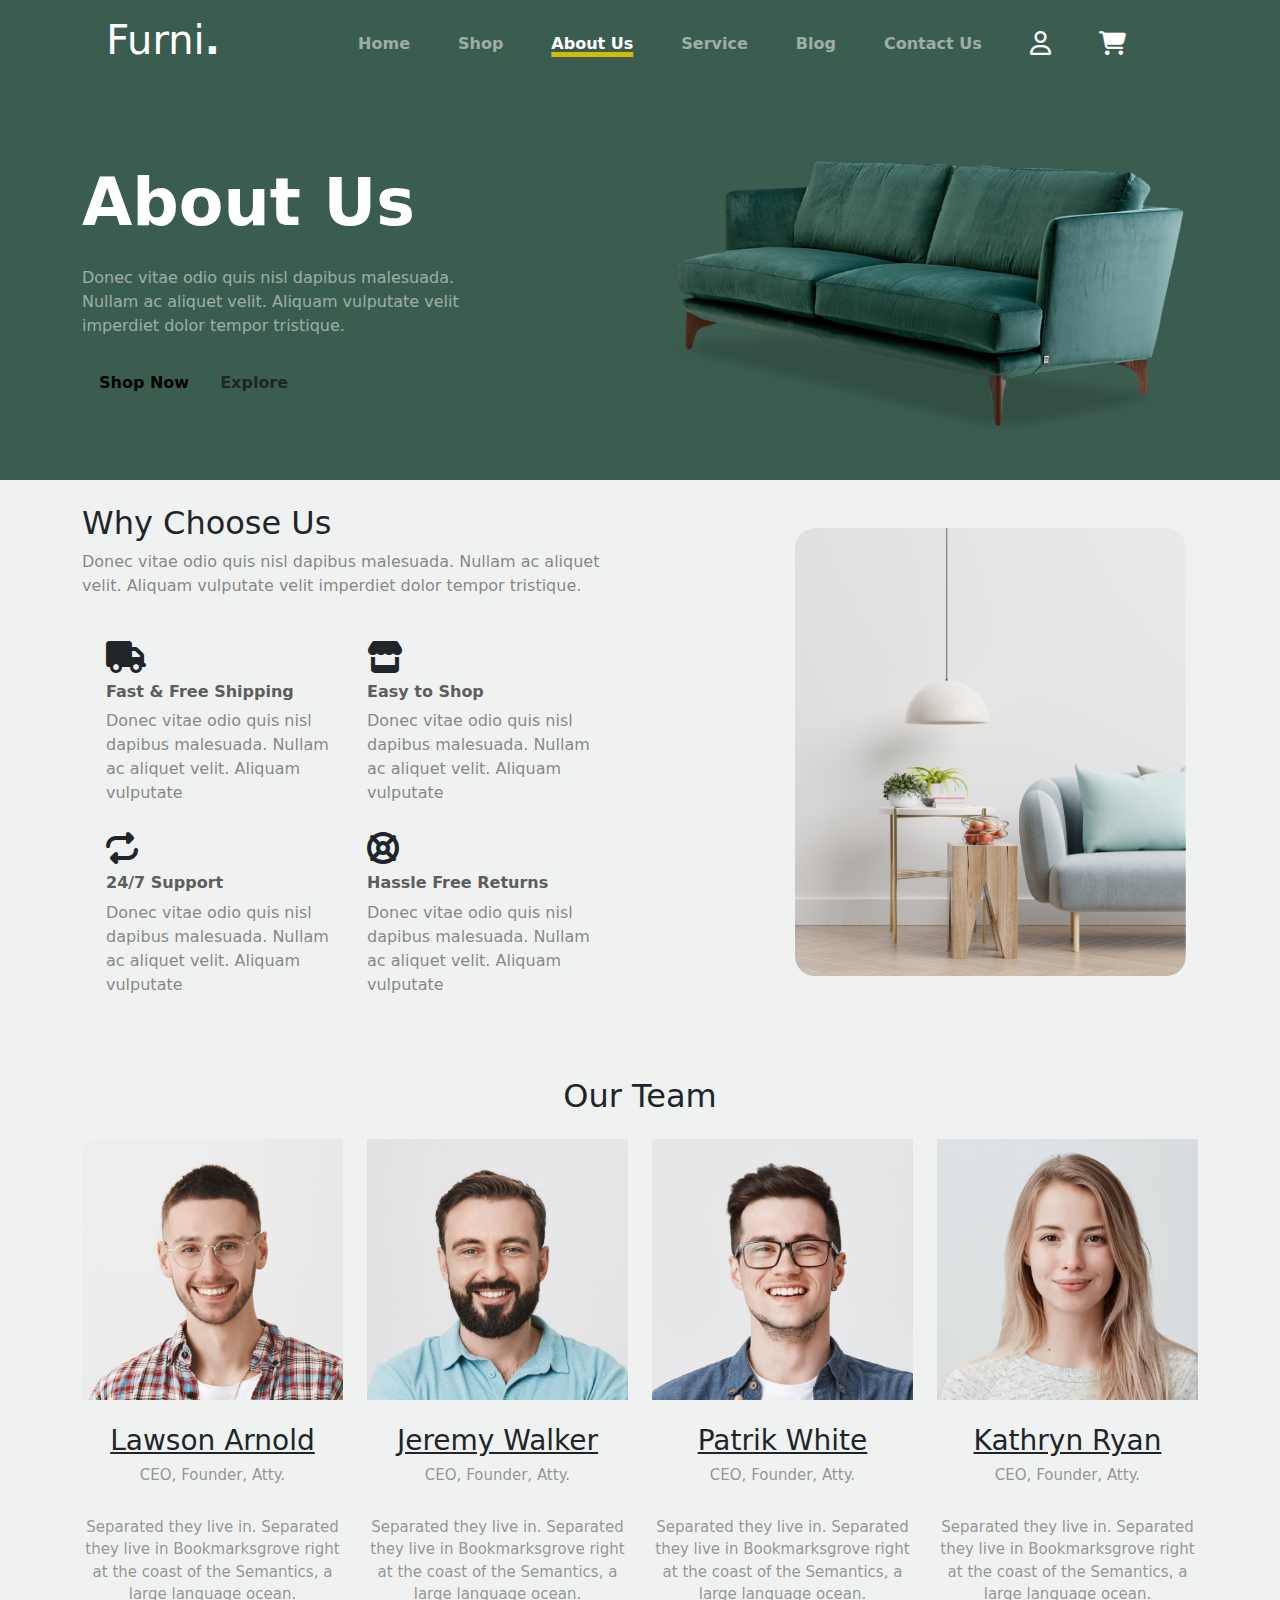
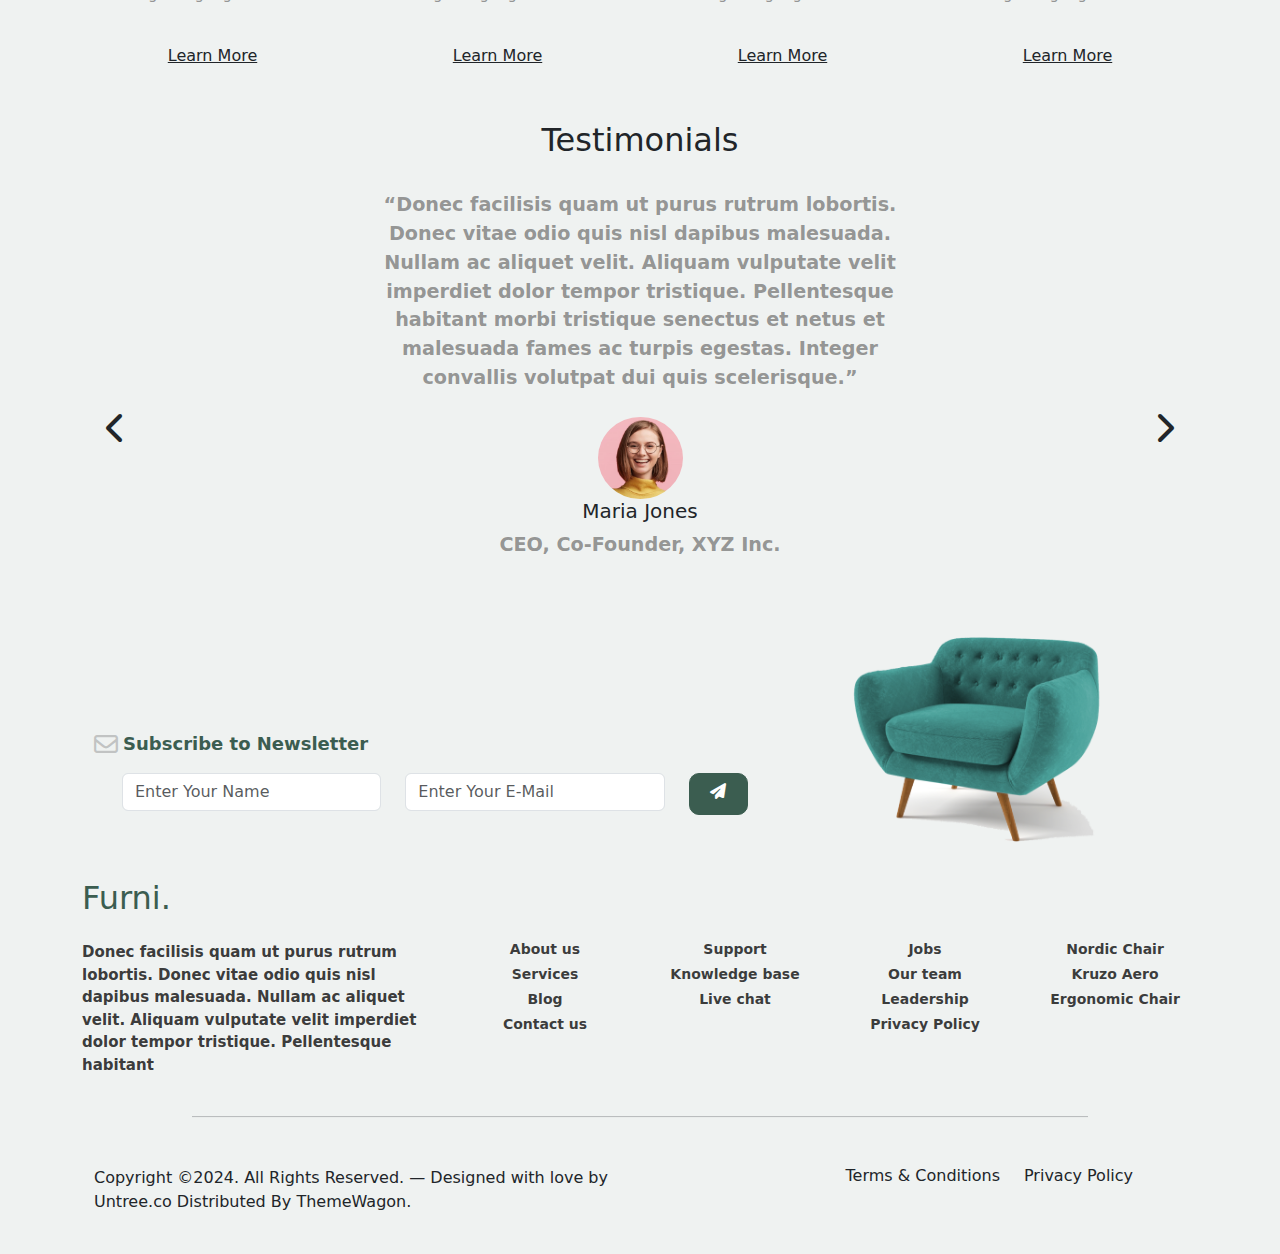
<file: about us.html>
<!DOCTYPE html>
<html lang="en">
<head>
    <meta charset="UTF-8">
    <meta name="viewport" content="width=device-width, initial-scale=1.0">
    <title>project</title>
    <link rel="stylesheet" href="bootstrap-5.3.3-dist/bootstrap-5.3.3-dist/css/bootstrap.min.css">
    <link rel="stylesheet" href="fontawesome-free-6.6.0-web/css/all.min.css">
    <link rel="stylesheet" href="css/tiny-slider.css">
    <link rel="stylesheet" href="css/aboutUs.style.css">
</head>
<body>
    <header class="mb-4">
        <nav class="d-flex justify-content-evenly text-white p-3">
            <a href="index.html" target="_parent" class=" logo nav-link"><h1>Furni<strong>.</strong></h1></a>
            <div class="navbar text-white-50 fw-bolder px-4 ">
                <a href="index.html" target="_parent" class="nav-link px-4" id="nav" >Home</a>
                <a href="shop.html"class="nav-link px-4" id="nav">Shop</a>
                <a href="about us.html"class="nav-link px-4" id="base">About Us</a>
                <a href="service.html"class="nav-link px-4" id="nav">Service</a>
                <a href="Blog.html"class="nav-link px-4" id="nav">Blog</a>
                <a href="contact.html"class="nav-link px-4" id="nav">Contact Us</a>
                <a href=""class="nav-link px-4 text-white" id="nav"><i class="fa-regular fa-user fa-xl"></i></a>
                <a href="cart.html"class="nav-link px-4 text-white" id="nav"><i class="fa-solid fa-cart-shopping fa-xl"></i></a>
            </div>
        </nav>
        <div class="container">
            <div class="row  ">
                <div class="col-md-6 d-flex">
                    <div class="textItem  ">
                        <h1 class="mb-4">About Us</h1>
                        <p class="mb-4 w-75 text-white-50">Donec vitae odio quis nisl dapibus malesuada. Nullam ac aliquet velit. Aliquam vulputate velit imperdiet dolor tempor tristique.</p>
                        <button type="button" class="btn btn-warning p-2 mx-2 fw-bolder">Shop Now</button>
                        <button type="button" class="btn btn-outline-light p-2  text-dark fw-bolder">Explore</button>
                    </div>
                </div>
                <div class=" col-md-6">
                    <div class="imgItem">
                        <img src="images/couch.png" alt="couch" class="w-100">
                    </div>
                </div>
            </div>
        </div>
    </header>
    <div class="container mb-4 mt-4" >
        <div class="row">
            <div class="col-md-6 col-sm-6 col-xsm-12">
                <div class="aboutUsText">
                    <h2>Why Choose Us</h2>
                    <p class="mb-4">Donec vitae odio quis nisl dapibus malesuada. Nullam ac aliquet velit. Aliquam vulputate velit imperdiet dolor tempor tristique.</p>
                    <div class="row p-4">
                        <div class="col-6">
                            <div class="iconAboutUs">
                                <i class="fa-solid fa-truck fa-2xl mb-4"></i>
                            </div>
                            <h6>Fast & Free Shipping</h6>
                            <p>Donec vitae odio quis nisl dapibus malesuada. Nullam ac aliquet velit. Aliquam vulputate</p>
                        </div>
                        <div class="col-6 mb-3">
                            <div class="iconAboutUs">
                                <i class="fa-solid fa-store fa-2xl mb-4"></i>
                            </div>
                            <h6>Easy to Shop</h6>
                            <p>Donec vitae odio quis nisl dapibus malesuada. Nullam ac aliquet velit. Aliquam vulputate</p>
                        </div>
                        <div class="col-6  mb-3">
                            <div class="iconAboutUs">
                                <i class="fa-solid fa-repeat fa-2xl mb-4"></i>
                            </div>
                            <h6>24/7 Support</h6>
                            <p>Donec vitae odio quis nisl dapibus malesuada. Nullam ac aliquet velit. Aliquam vulputate</p>
                        </div>
                        <div class="col-6  mb-3">
                            <div class="iconAboutUs">
                                <i class="fa-solid fa-life-ring fa-2xl mb-4"></i>
                            </div>
                            <h6>Hassle Free Returns</h6>
                            <p>Donec vitae odio quis nisl dapibus malesuada. Nullam ac aliquet velit. Aliquam vulputate</p>
                        </div>
                    </div>
                </div>
            </div>
            <div class="colmd-6 col-sm-6 col-xsm-12  p-4">
                <div class="imgAbout text-end">
                    <img src="images/why-choose-us-img.jpg " class="img-fluid w-75" alt="">
                </div>
            </div>
        </div>
    </div>
    <div class="ourTeam mb-4">
        <h2 class="text-center w-75 m-auto mb-4">Our Team</h2>
        <div class="teamItems">
            <div class="container">
                <div class="row text-center">
                    <div class="col-md-3">
                        <img src="images/person_1.jpg" alt="" class="img-fluid mb-4">
                        <h3>Lawson Arnold</h3>
                        <h5>CEO, Founder, Atty.</h5><br>
                        <p>Separated they live in. Separated they live in Bookmarksgrove right at the coast of the Semantics, a large language ocean.</p>
                        <br><h6>Learn More</h6>
                    </div>
                    <div class="col-md-3">
                        <img src="images/person_2.jpg" alt="" class="img-fluid mb-4">
                        <h3>Jeremy Walker</h3>
                        <h5>CEO, Founder, Atty.</h5><br>
                        <p>Separated they live in. Separated they live in Bookmarksgrove right at the coast of the Semantics, a large language ocean.</p>
                        <br><h6>Learn More</h6>
                    </div>
                    <div class="col-md-3">
                        <img src="images/person_3.jpg" alt="" class="img-fluid mb-4">
                        <h3>Patrik White</h3>
                        <h5>CEO, Founder, Atty.</h5><br>
                        <p>Separated they live in. Separated they live in Bookmarksgrove right at the coast of the Semantics, a large language ocean.</p>
                        <br><h6>Learn More</h6>
                    </div>
                    <div class="col-md-3">
                        <img src="images/person_4.jpg" alt="" class="img-fluid mb-4">
                        <h3>Kathryn Ryan</h3>
                        <h5>CEO, Founder, Atty.</h5><br>
                        <p>Separated they live in. Separated they live in Bookmarksgrove right at the coast of the Semantics, a large language ocean.</p>
                        <br><h6>Learn More</h6>
                    </div>
                </div>
            </div>
        </div>
    </div>
    <div class="slider text-center  p-4">
        <div class="headSlider">
            <h2>Testimonials</h2>
        </div>
        <div class="textslider">
            <div class="container">
                <!-- first -->
                <div class="row justify-content-evenly  p-4  d-flex " id="one">
                    <div class="col-md-12 ">
                        <p class="w-50 m-auto mb-4">“Donec facilisis quam ut purus rutrum lobortis. Donec vitae odio quis nisl dapibus malesuada. Nullam ac aliquet velit. Aliquam vulputate velit imperdiet dolor tempor tristique. Pellentesque habitant morbi tristique senectus et netus et malesuada fames ac turpis egestas. Integer convallis volutpat dui quis scelerisque.”</p>
                    </div>
                    <div class="col-md-4 text-start ">
                        <i class="fa-solid fa-chevron-left fa-2xl"></i> 
                    </div>
                    <div class="col-md-4 ">
                        <img src="images/person-1.png" alt="" class="img-fluid w-25 m-auto "  >
                        <h5>Maria Jones</h5>
                        <p>CEO, Co-Founder, XYZ Inc.</p>
                    </div>
                    <div class="col-md-4 text-end ">
                        <i class="fa-solid fa-chevron-right fa-2xl"></i>
                    </div>
                </div>
                <!-- second -->
                <div class="row justify-content-evenly  p-4   d-none" id="two">
                    <div class="col-md-12 ">
                        <p class="w-50 m-auto mb-4">“Lorem ipsum dolor sit amet consectetur, adipisicing elit. Culpa, quo velit dolorem totam consectetur incidunt hic, veniam laboriosam, autem quam repudiandae. Voluptate nam maiores natus iste omnis voluptatum debitis facilis? ”</p>
                    </div>
                    <div class="col-md-4 text-start ">
                        <i class="fa-solid fa-chevron-left fa-2xl"></i> 
                    </div>
                    <div class="col-md-4 ">
                        <img src="images/person_4.jpg" alt="" class="img-fluid w-25 m-auto "  >
                        <h5>Anita Henric</h5>
                        <p>CEO, Co-Founder, XYZ Inc.</p>
                    </div>
                    <div class="col-md-4 text-end ">
                        <i class="fa-solid fa-chevron-right fa-2xl"></i>
                    </div>
                </div>
            </div>
        </div>
        
    </div>
    <div class="Subscribe mb-4 ">
        <div class="container">
            <div class="row justify-content-between">
                <div class="col-md-8 p-4 align-self-end"> 
                    <span>
                        <i class="fa-regular fa-envelope fa-xl "></i>
                        <label class="fw-bolder">Subscribe to Newsletter</label>
                    </span>
                    
                    <div class="container-fluid ">
                        <div class="row justify-content-between p-3 ">
                            <div class="col-md-5">
                                <input type="text" id="yourName" placeholder="Enter Your Name" class="form-control">
                            </div>
                            <div class="col-md-5">
                                <input type="email" id="yourEMail" placeholder="Enter Your E-Mail" class="form-control">
                            </div>
                            <div class="col-md-2">
                                <button type="button" class="btn btn-secondary"><i class="fa fa-paper-plane" id="btnSubscribe"></i></button>
                            </div>
                        </div>
                        
                    </div>
                    
                </div>
                <div class="col-md-4">
                    <img src="images/sofa.png" alt="" class="imgSub img-fluid w-75">
                </div>
            </div>
        </div>
    </div>
    <footer class="mb-4">
        <div class="container mb-3">
            <div class="row">
                <div class="col-12">
                    <h2 class="Furni-text">Furni.</h2>
                </div>
            </div>
        </div>
        <div class="itemsFooter">
            <div class="container">
                <div class="row justify-content-between">
                    <div class="col-md-4">
                        <p>Donec facilisis quam ut purus rutrum lobortis. Donec vitae odio quis nisl dapibus malesuada. Nullam ac aliquet velit. Aliquam vulputate velit imperdiet dolor tempor tristique. Pellentesque habitant</p>
                    </div>
                    <div class="col-md-2 text-center">
                        <h6>About us</h6>
                        <h6>Services</h6>
                        <h6>Blog</h6>
                        <h6>Contact us</h6>
                    </div>
                    <div class="col-md-2 text-center">
                        <h6>Support</h6>
                        <h6>Knowledge base</h6>
                        <h6>Live chat</h6>
                    </div>
                    <div class="col-md-2 text-center">
                        <h6>Jobs</h6>
                        <h6>Our team</h6>
                        <h6>Leadership</h6>
                        <h6>Privacy Policy</h6>
                    </div>
                    <div class="col-md-2 text-center">
                        <h6>Nordic Chair</h6>
                        <h6>Kruzo Aero</h6>
                        <h6>Ergonomic Chair</h6>
                    </div>
                </div>
            </div>
        </div>
        
    </footer>
    <hr>
    <div class="copyright mt-4">
        <div class="container p-4">
            <div class="row justify-content-between">
                <div class="col-md-8">
                    <p class="w-75">Copyright ©2024. All Rights Reserved. — Designed with love by Untree.co Distributed By ThemeWagon.</p>
                </div>
                <div class="col-md-2 text-end ">
                    <h6>Terms & Conditions</h6>
                </div>
                <div class="col-md-2 text-start">
                    <h6>Privacy Policy</h6>
                </div>
            </div>
        </div>
    </div>











<script src="js/about.main.js"></script>
</body>
</file>
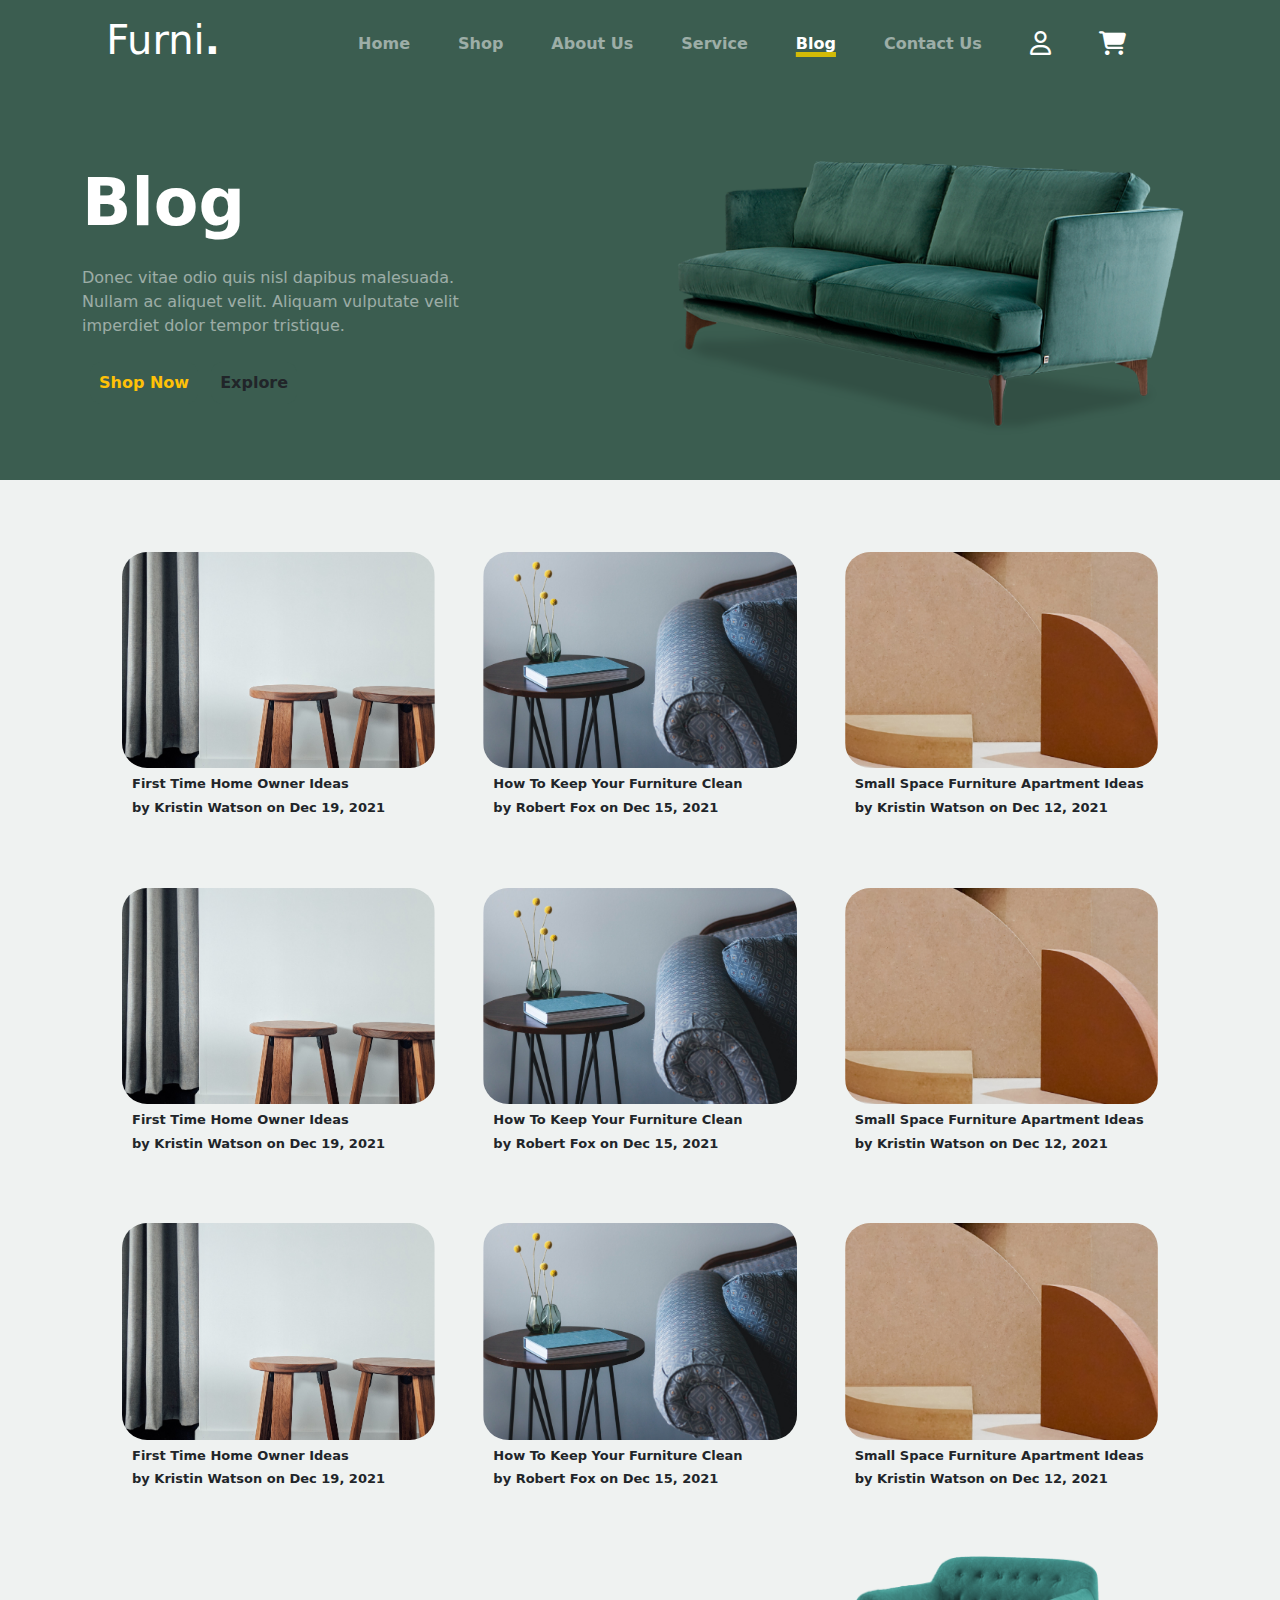
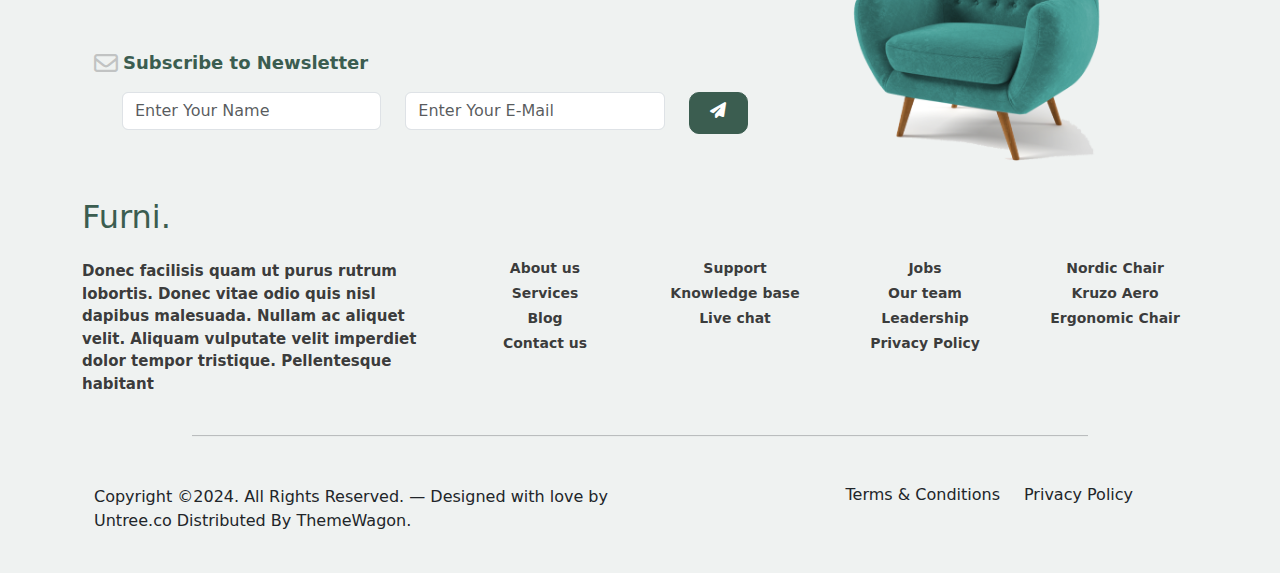
<file: Blog.html>
<!DOCTYPE html>
<html lang="en">
<head>
    <meta charset="UTF-8">
    <meta name="viewport" content="width=device-width, initial-scale=1.0">
    <title>Bloge</title>
    <link rel="stylesheet" href="bootstrap-5.3.3-dist/bootstrap-5.3.3-dist/css/bootstrap.min.css">
    <link rel="stylesheet" href="fontawesome-free-6.6.0-web/css/all.min.css">
    <link rel="stylesheet" href="css/tiny-slider.css">
    <link rel="stylesheet" href="css/Blog.css">
</head>
<body>
    <header>
        <nav class="d-flex justify-content-evenly text-white p-3">
            <a href="index.html" target="_parent" class=" logo nav-link"><h1>Furni<strong>.</strong></h1></a>
            <div class="navbar text-white-50 fw-bolder px-4 ">
                <a href="index.html" target="_parent" class="nav-link px-4" >Home</a>
                <a href="shop.html"class="nav-link px-4" id="nav">Shop</a>
                <a href="about us.html"class="nav-link px-4" id="nav">About Us</a>
                <a href="service.html"class="nav-link px-4" id="nav">Service</a>
                <a href="Blog.html"class="nav-link px-4"  id="base">Blog</a>
                <a href="contact.html"class="nav-link px-4" id="nav">Contact Us</a>
                <a href=""class="nav-link px-4 text-white" id="nav"><i class="fa-regular fa-user fa-xl"></i></a>
                <a href="cart.html"class="nav-link px-4 text-white" id="nav"><i class="fa-solid fa-cart-shopping fa-xl"></i></a>
            </div>
        </nav>
        <div class="container">
            <div class="row  ">
                <div class="col-md-6 d-flex">
                    <div class="textItem  ">
                        <h1 class="mb-4">Blog</h1>
                        <p class="mb-4 w-75 text-white-50">Donec vitae odio quis nisl dapibus malesuada. Nullam ac aliquet velit. Aliquam vulputate velit imperdiet dolor tempor tristique.</p>
                        <button type="button" class="btn btn-outline-warning p-2 mx-2 fw-bolder">Shop Now</button>
                        <button type="button" class="btn btn-outline-light p-2  text-dark fw-bolder">Explore</button>
                    </div>
                </div>
                <div class=" col-md-6">
                    <div class="imgItem">
                        <img src="images/couch.png" alt="couch" class="w-100">
                    </div>
                </div>
            </div>
        </div>
    </header>
    <div class="blog mt-4">
        <div class="itemsBlog">
            <div class="container">
                <div class="row g-3 p-4  ">
                    <div class="col-md-4  p-4">
                        <img src="images/post-1.jpg" class="img-fluid mb-2" alt="">
                        <h6>First Time Home Owner Ideas</h6>
                        <h6>by Kristin Watson on Dec 19, 2021</h6>
                    </div>
                    <div class="col-md-4 p-4">
                        <img src="images/post-2.jpg" class="img-fluid mb-2" alt="">
                        <h6>How To Keep Your Furniture Clean</h6>
                        <h6>by Robert Fox on Dec 15, 2021</h6>
                    </div>
                    <div class="col-md-4 p-4">
                        <img src="images/post-3.jpg" class="img-fluid mb-2" alt="">
                        <h6>Small Space Furniture Apartment Ideas</h6>
                        <h6>by Kristin Watson on Dec 12, 2021</h6>
                    </div>
                    <div class="col-md-4  p-4">
                        <img src="images/post-1.jpg" class="img-fluid mb-2" alt="">
                        <h6>First Time Home Owner Ideas</h6>
                        <h6>by Kristin Watson on Dec 19, 2021</h6>
                    </div>
                    <div class="col-md-4 p-4">
                        <img src="images/post-2.jpg" class="img-fluid mb-2" alt="">
                        <h6>How To Keep Your Furniture Clean</h6>
                        <h6>by Robert Fox on Dec 15, 2021</h6>
                    </div>
                    <div class="col-md-4 p-4">
                        <img src="images/post-3.jpg" class="img-fluid mb-2" alt="">
                        <h6>Small Space Furniture Apartment Ideas</h6>
                        <h6>by Kristin Watson on Dec 12, 2021</h6>
                    </div>
                    <div class="col-md-4  p-4">
                        <img src="images/post-1.jpg" class="img-fluid mb-2" alt="">
                        <h6>First Time Home Owner Ideas</h6>
                        <h6>by Kristin Watson on Dec 19, 2021</h6>
                    </div>
                    <div class="col-md-4 p-4">
                        <img src="images/post-2.jpg" class="img-fluid mb-2" alt="">
                        <h6>How To Keep Your Furniture Clean</h6>
                        <h6>by Robert Fox on Dec 15, 2021</h6>
                    </div>
                    <div class="col-md-4 p-4">
                        <img src="images/post-3.jpg" class="img-fluid mb-2" alt="">
                        <h6>Small Space Furniture Apartment Ideas</h6>
                        <h6>by Kristin Watson on Dec 12, 2021</h6>
                    </div>
                </div>
            </div>
        </div>
	</div>
    <div class="Subscribe mb-4 ">
        <div class="container">
            <div class="row justify-content-between">
                <div class="col-md-8 p-4 align-self-end"> 
                    <span>
                        <i class="fa-regular fa-envelope fa-xl "></i>
                        <label class="fw-bolder">Subscribe to Newsletter</label>
                    </span>
                    
                    <div class="container-fluid ">
                        <div class="row justify-content-between p-3 ">
                            <div class="col-md-5">
                                <input type="text" id="yourName" placeholder="Enter Your Name" class="form-control">
                            </div>
                            <div class="col-md-5">
                                <input type="email" id="yourEMail" placeholder="Enter Your E-Mail" class="form-control">
                            </div>
                            <div class="col-md-2">
                                <button type="button" class="btn btn-secondary"><i class="fa fa-paper-plane" id="btnSubscribe"></i></button>
                            </div>
                        </div>
                        
                    </div>
                    
                </div>
                <div class="col-md-4">
                    <img src="images/sofa.png" alt="" class="imgSub img-fluid w-75">
                </div>
            </div>
        </div>
    </div>
    <footer class="mb-4">
        <div class="container mb-3">
            <div class="row">
                <div class="col-12">
                    <h2 class="Furni-text">Furni.</h2>
                </div>
            </div>
        </div>
        <div class="itemsFooter">
            <div class="container">
                <div class="row justify-content-between">
                    <div class="col-md-4">
                        <p>Donec facilisis quam ut purus rutrum lobortis. Donec vitae odio quis nisl dapibus malesuada. Nullam ac aliquet velit. Aliquam vulputate velit imperdiet dolor tempor tristique. Pellentesque habitant</p>
                    </div>
                    <div class="col-md-2 text-center">
                        <h6>About us</h6>
                        <h6>Services</h6>
                        <h6>Blog</h6>
                        <h6>Contact us</h6>
                    </div>
                    <div class="col-md-2 text-center">
                        <h6>Support</h6>
                        <h6>Knowledge base</h6>
                        <h6>Live chat</h6>
                    </div>
                    <div class="col-md-2 text-center">
                        <h6>Jobs</h6>
                        <h6>Our team</h6>
                        <h6>Leadership</h6>
                        <h6>Privacy Policy</h6>
                    </div>
                    <div class="col-md-2 text-center">
                        <h6>Nordic Chair</h6>
                        <h6>Kruzo Aero</h6>
                        <h6>Ergonomic Chair</h6>
                    </div>
                </div>
            </div>
        </div>
        
    </footer>
    <hr>
    <div class="copyright mt-4">
        <div class="container p-4">
            <div class="row justify-content-between">
                <div class="col-md-8">
                    <p class="w-75">Copyright ©2024. All Rights Reserved. — Designed with love by Untree.co Distributed By ThemeWagon.</p>
                </div>
                <div class="col-md-2 text-end ">
                    <h6>Terms & Conditions</h6>
                </div>
                <div class="col-md-2 text-start">
                    <h6>Privacy Policy</h6>
                </div>
            </div>
        </div>
    </div>

















</body>
</file>
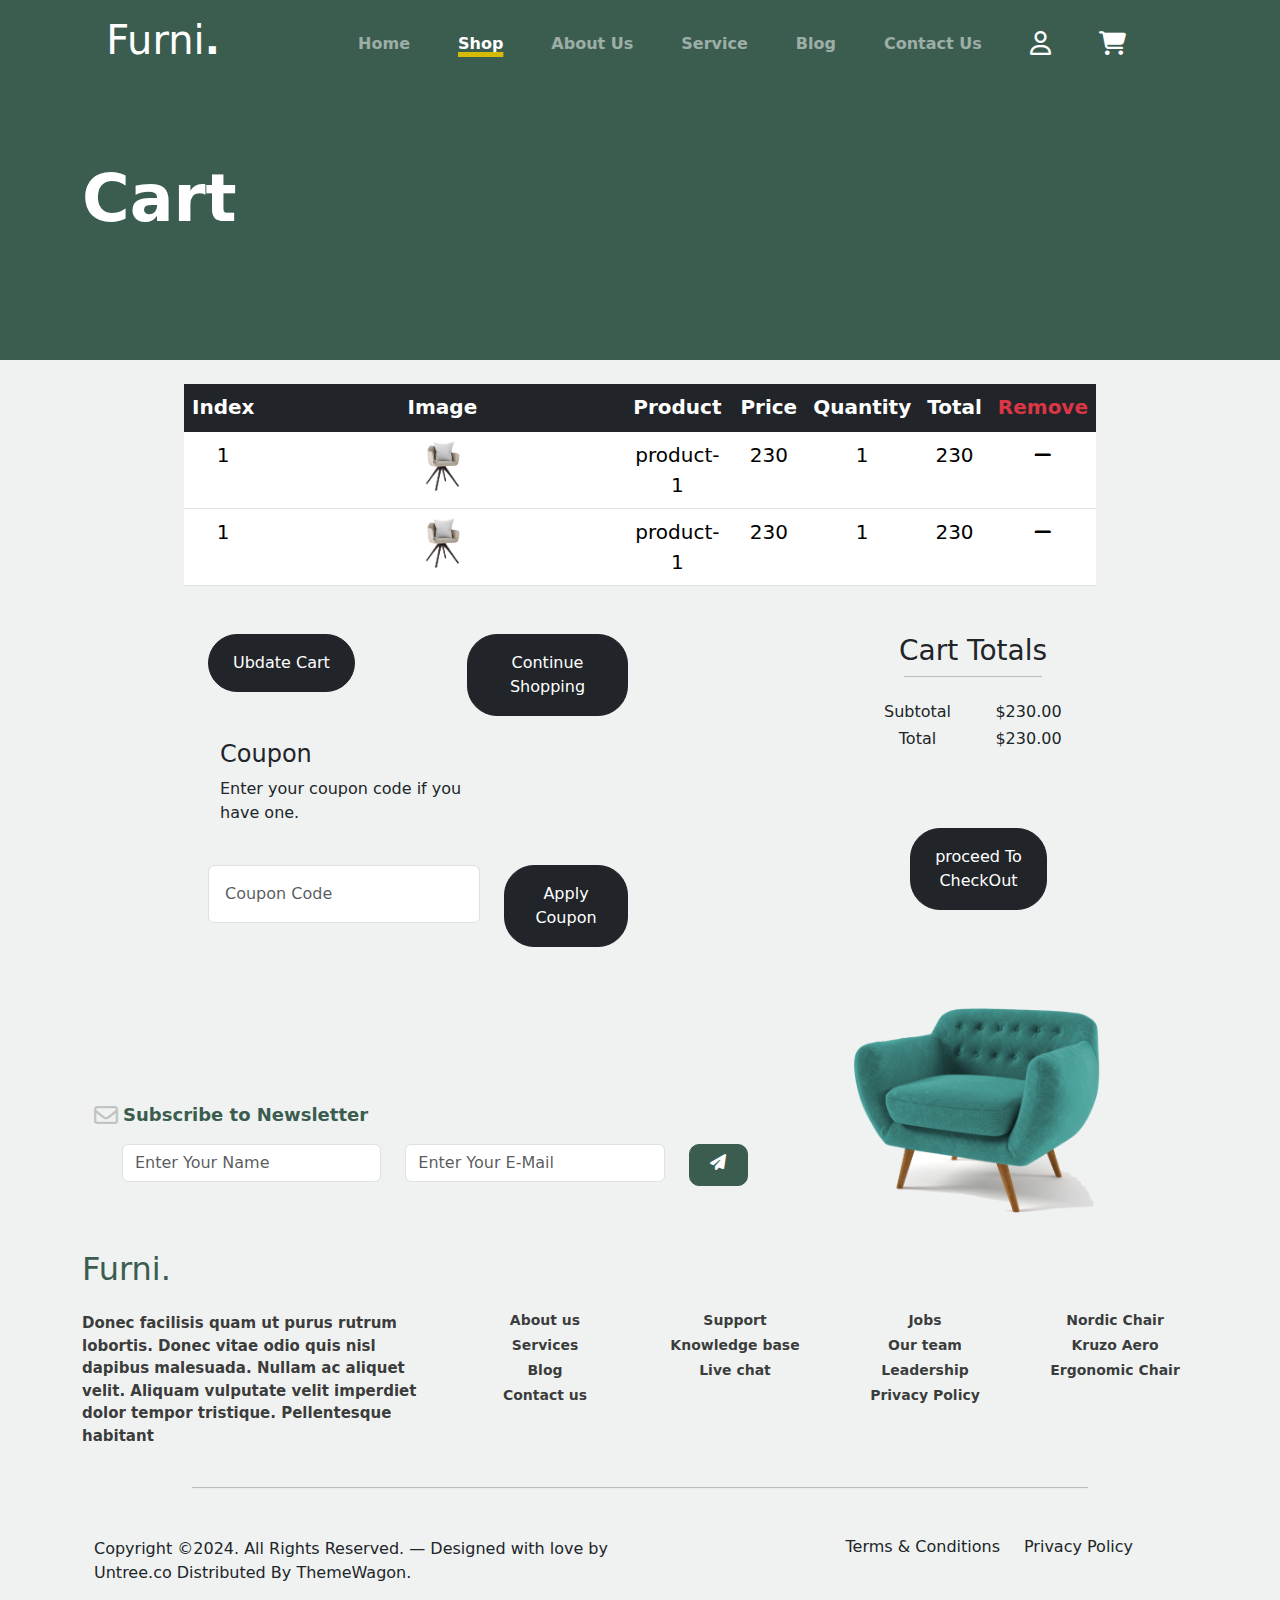
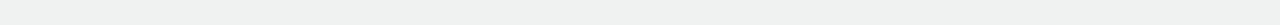
<file: cart.html>
<!DOCTYPE html>
<html lang="en">
<head>
    <meta charset="UTF-8">
    <meta name="viewport" content="width=device-width, initial-scale=1.0">
    <title>Cart</title>
    <link rel="stylesheet" href="bootstrap-5.3.3-dist/bootstrap-5.3.3-dist/css/bootstrap.min.css">
    <link rel="stylesheet" href="fontawesome-free-6.6.0-web/css/all.min.css">
    <link rel="stylesheet" href="css/tiny-slider.css">
    <link rel="stylesheet" href="css/cart.css">
</head>
<body>
    <header>
        <nav class="d-flex justify-content-evenly text-white p-3 mb-4">
            <a href="index.html" target="_parent" class=" logo nav-link"><h1>Furni<strong>.</strong></h1></a>
            <div class="navbar text-white-50 fw-bolder px-4 ">
                <a href="index.html" target="_parent" class="nav-link px-4" id="nav">Home</a>
                <a href="shop.html"class="nav-link px-4" id="base" id="nav">Shop</a>
                <a href="about us.html"class="nav-link px-4" id="nav">About Us</a>
                <a href="service.html"class="nav-link px-4" id="nav">Service</a>
                <a href="Blog.html"class="nav-link px-4" id="nav">Blog</a>
                <a href="contact.html"class="nav-link px-4" id="nav">Contact Us</a>
                <a href=""class="nav-link px-4 text-white" id="nav"><i class="fa-regular fa-user fa-xl"></i></a>
                <a href="cart.html"class="nav-link px-4 text-white" id="nav"><i class="fa-solid fa-cart-shopping fa-xl"></i></a>
            </div>
        </nav><br>
        <div class="container mt-4">
            <div class="row">
                <div class="col-md-6 d-flex">
                    <div class="textItem  ">
                        <h1 class="mb-4">Cart</h1>
                    </div>
                </div>
            </div>
        </div>
    </header>
    <div class="container-fluid w-75 p-4 ">
        <div class="cart mb-4 text-center">
            <table class="table">
                <thead class="table-dark fw-bolder  " >
                  <tr class="p-4">
                    <th scope="col">Index</th>
                    <th scope="col">Image</th>
                    <th scope="col">Product</th>
                    <th scope="col">Price</th>
                    <th scope="col">Quantity</th>
                    <th scope="col">Total</th>
                    <th scope="col" class="text-danger">Remove</th>
                  </tr>
                </thead>
                <tbody class=" table-group-divider">
                  <tr>
                    <td scope="row">1</td>
                    <td><img src="images/product-1.png" class="img-fluid" alt=""></td>
                    <td>product-1</td>
                    <td>230</td>
                    <td>1</td>
                    <td>230</td>
                    <td><i class="fa-solid fa-minus"></i></td>
                  </tr>
                  <tr>
                    <td scope="row">1</td>
                    <td><img src="images/product-1.png" class="img-fluid" alt=""></td>
                    <td>product-1</td>
                    <td>230</td>
                    <td>1</td>
                    <td>230</td>
                    <td><i class="fa-solid fa-minus"></i></td>
                  </tr>
                </tbody>
              </table>
        </div>
        <div class="process p-4">
          <div class="row justify-content-between ">
            <div class="col-md-6  ">
              <div class="row justify-content-between">
                <div class="col-md-5">
                  <button type="button" class="btn btn-dark px-4 py-3 Massegebtn">Ubdate Cart</button>
                </div>
                <div class="col-md-5">
                  <button type="button" class="btn btn-dark  px-4 py-3 Massegebtn">Continue Shopping</button>
                </div>
                <div class="col-md-8 p-4">
                  <h4>Coupon</h4>
                  <p>Enter your coupon code if you have one.</p>
                </div>
                <div class="col-md-8">
                  <input type="text" class="form-control p-3" placeholder="Coupon Code">
                </div>
                <div class="col-md-4">
                  <button type="button" class="btn btn-dark  px-4 py-3 Massegebtn">Apply Coupon</button>
                </div>
              </div>
            </div>
            <div class="col-md-3 text-center">
              <h3>Cart Totals</h3><hr>
              <br>
              <div class="row">
                <div class="col-md-6"><h6>Subtotal</h6></div>
                <div class="col-md-6"><h6>$230.00</h6></div>
                <div class="col-md-6"><h6>Total</h6></div>
                <div class="col-md-6 mb-4"><h6>$230.00</h6></div>
                <div class="col-md-10 p-4 mt-4 mx-4">
                    <button type="button" class="btn btn-dark px-4 py-3 Massegebtn">proceed To CheckOut</button>
                </div>
              </div>
              


              </div>
            </div>
          </div>
        </div>
    </div>
    <div class="Subscribe mb-4 ">
      <div class="container">
          <div class="row justify-content-between">
              <div class="col-md-8 p-4 align-self-end"> 
                  <span>
                      <i class="fa-regular fa-envelope fa-xl "></i>
                      <label class="fw-bolder">Subscribe to Newsletter</label>
                  </span>
                  
                  <div class="container-fluid ">
                      <div class="row justify-content-between p-3 ">
                          <div class="col-md-5">
                              <input type="text" id="yourName" placeholder="Enter Your Name" class="form-control">
                          </div>
                          <div class="col-md-5">
                              <input type="email" id="yourEMail" placeholder="Enter Your E-Mail" class="form-control">
                          </div>
                          <div class="col-md-2">
                              <button type="button" class="btn btn-secondary"><i class="fa fa-paper-plane" id="btnSubscribe"></i></button>
                          </div>
                      </div>
                      
                  </div>
                  
              </div>
              <div class="col-md-4">
                  <img src="images/sofa.png" alt="" class="imgSub img-fluid w-75">
              </div>
          </div>
      </div>
  </div>
  <footer class="mb-4">
      <div class="container mb-3">
          <div class="row">
              <div class="col-12">
                  <h2 class="Furni-text">Furni.</h2>
              </div>
          </div>
      </div>
      <div class="itemsFooter">
          <div class="container">
              <div class="row justify-content-between">
                  <div class="col-md-4">
                      <p>Donec facilisis quam ut purus rutrum lobortis. Donec vitae odio quis nisl dapibus malesuada. Nullam ac aliquet velit. Aliquam vulputate velit imperdiet dolor tempor tristique. Pellentesque habitant</p>
                  </div>
                  <div class="col-md-2 text-center">
                      <h6>About us</h6>
                      <h6>Services</h6>
                      <h6>Blog</h6>
                      <h6>Contact us</h6>
                  </div>
                  <div class="col-md-2 text-center">
                      <h6>Support</h6>
                      <h6>Knowledge base</h6>
                      <h6>Live chat</h6>
                  </div>
                  <div class="col-md-2 text-center">
                      <h6>Jobs</h6>
                      <h6>Our team</h6>
                      <h6>Leadership</h6>
                      <h6>Privacy Policy</h6>
                  </div>
                  <div class="col-md-2 text-center">
                      <h6>Nordic Chair</h6>
                      <h6>Kruzo Aero</h6>
                      <h6>Ergonomic Chair</h6>
                  </div>
              </div>
          </div>
      </div>
      
  </footer>
  <hr>
  <div class="copyright mt-4">
      <div class="container p-4">
          <div class="row justify-content-between">
              <div class="col-md-8">
                  <p class="w-75">Copyright ©2024. All Rights Reserved. — Designed with love by Untree.co Distributed By ThemeWagon.</p>
              </div>
              <div class="col-md-2 text-end ">
                  <h6>Terms & Conditions</h6>
              </div>
              <div class="col-md-2 text-start">
                  <h6>Privacy Policy</h6>
              </div>
          </div>
      </div>
  </div>


</body>
</html>
</file>
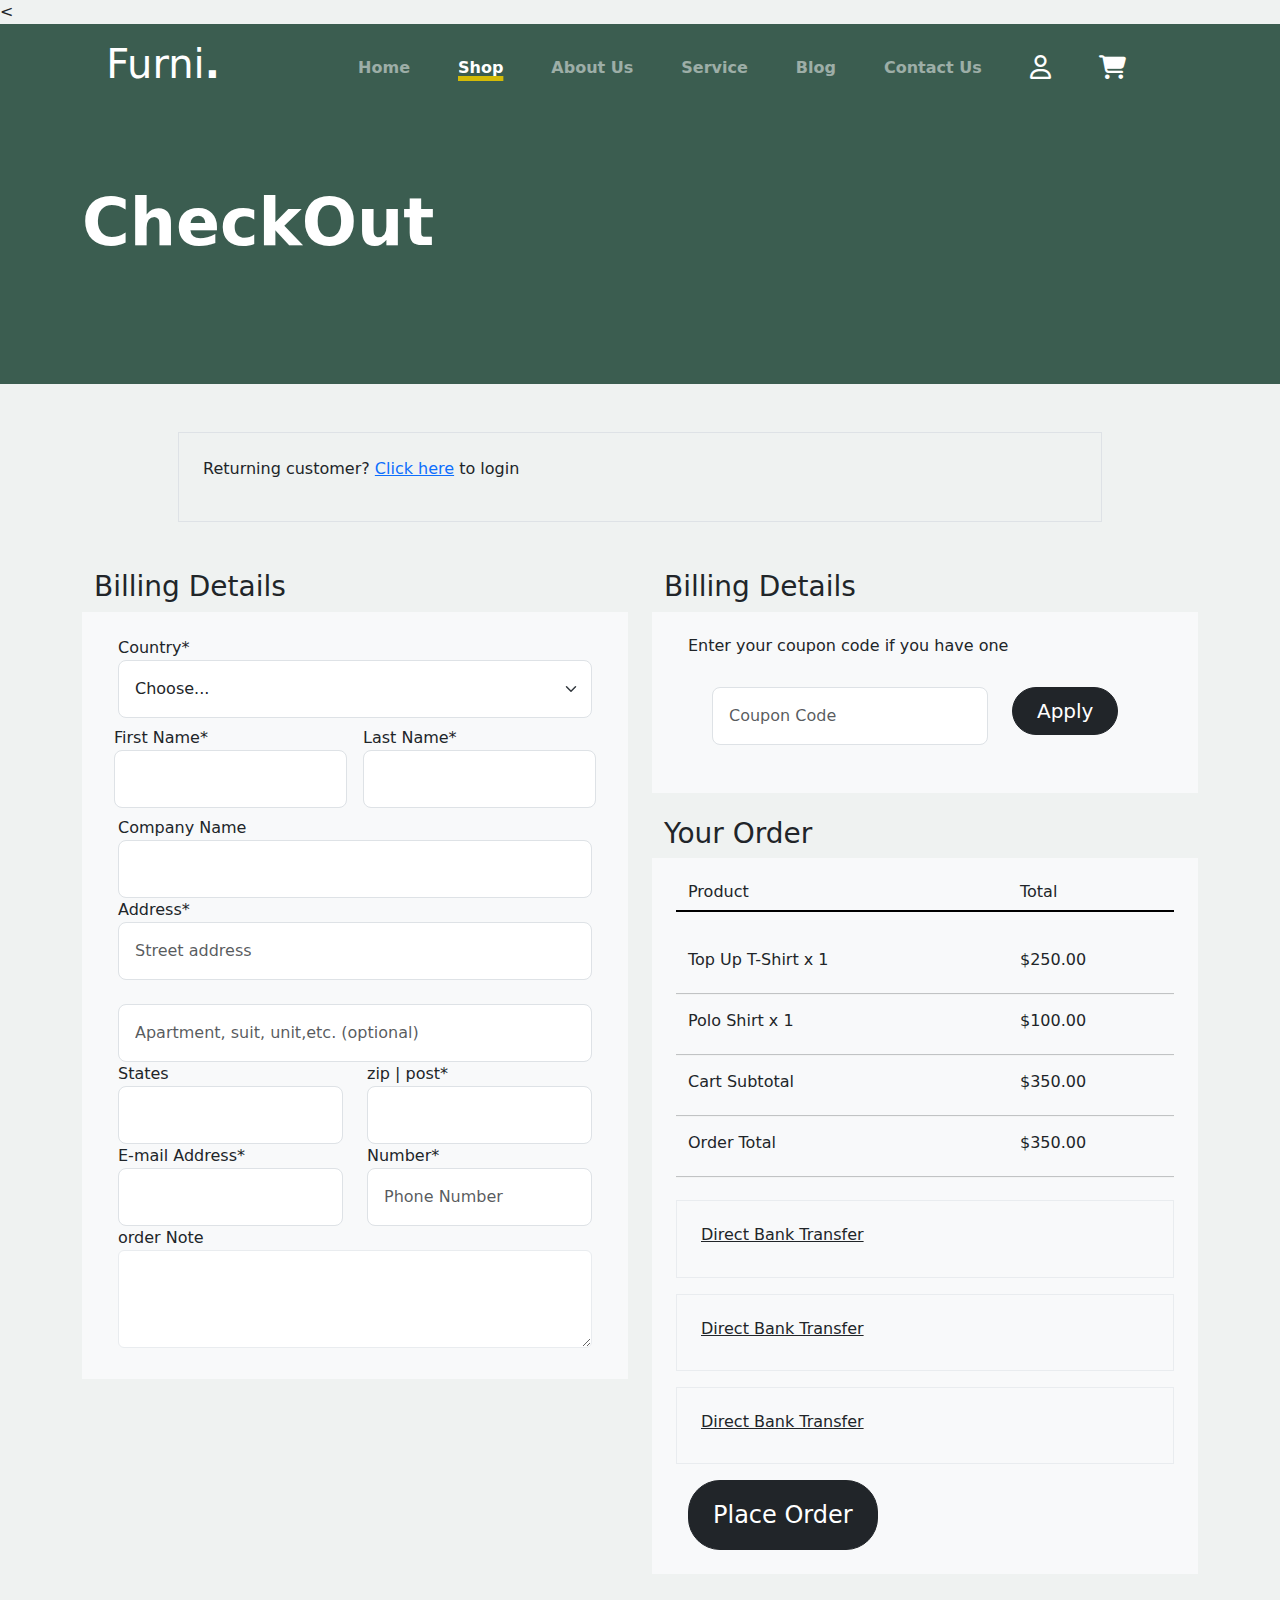
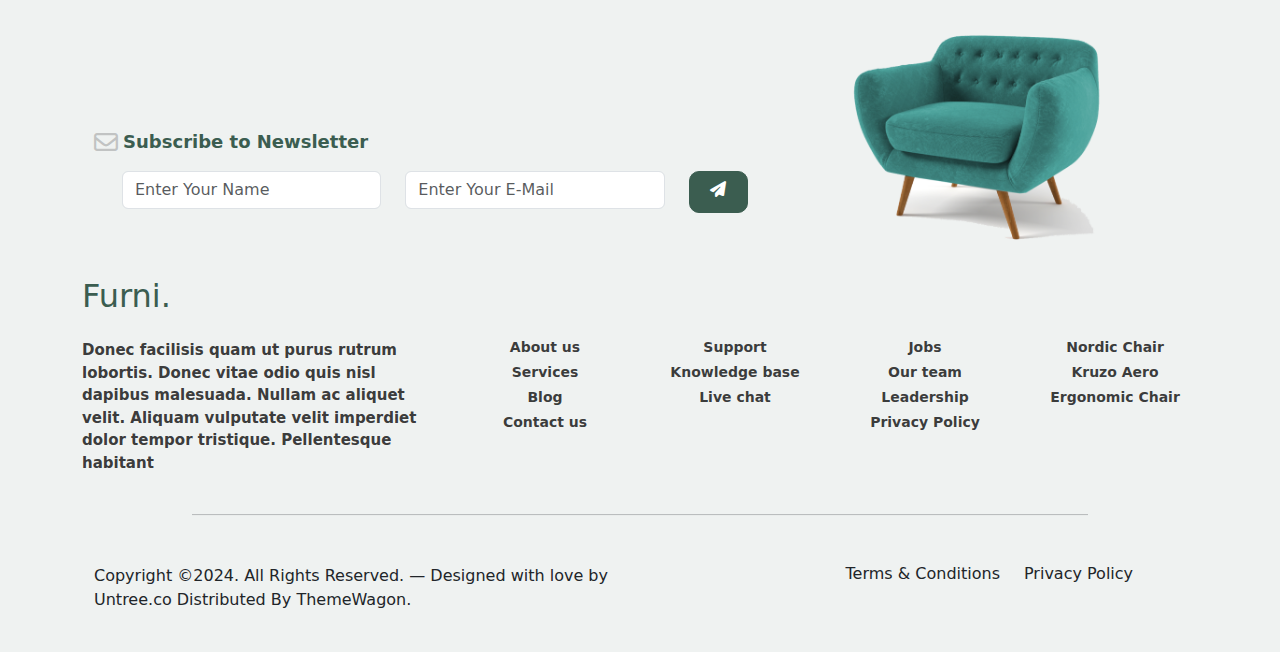
<file: checkout.html>
<!DOCTYPE html>
<html lang="en">
<head>
    <meta charset="UTF-8">
    <meta name="viewport" content="width=device-width, initial-scale=1.0">
    <title>Cart</title>
    <<link rel="stylesheet" href="bootstrap-5.3.3-dist/bootstrap-5.3.3-dist/css/bootstrap.min.css">
    <link rel="stylesheet" href="fontawesome-free-6.6.0-web/css/all.min.css">
    <link rel="stylesheet" href="css/tiny-slider.css">
    <link rel="stylesheet" href="css/chechout.css">
</head>
<body>
    <header>
        <nav class="d-flex justify-content-evenly text-white p-3 mb-4">
            <a href="index.html" target="_parent" class=" logo nav-link"><h1>Furni<strong>.</strong></h1></a>
            <div class="navbar text-white-50 fw-bolder px-4 ">
                <a href="index.html" target="_parent" class="nav-link px-4" id="nav">Home</a>
                <a href="shop.html"class="nav-link px-4" id="base" id="nav">Shop</a>
                <a href="about us.html"class="nav-link px-4" id="nav">About Us</a>
                <a href="service.html"class="nav-link px-4" id="nav">Service</a>
                <a href="Blog.html"class="nav-link px-4" id="nav">Blog</a>
                <a href="contact.html"class="nav-link px-4" id="nav">Contact Us</a>
                <a href=""class="nav-link px-4 text-white" id="nav"><i class="fa-regular fa-user fa-xl"></i></a>
                <a href="cart.html"class="nav-link px-4 text-white" id="nav"><i class="fa-solid fa-cart-shopping fa-xl"></i></a>
            </div>
        </nav><br>
        <div class="container mt-4">
            <div class="row">
                <div class="col-md-6 d-flex">
                    <div class="textItem  ">
                        <h1 class="mb-4">CheckOut</h1>
                    </div>
                </div>
            </div>
        </div>
    </header>
    <div class="checkout p-4 mt-4 ">
         <div class="border p-4  mb-4 w-75 m-auto">
             <p>Returning customer? <a href="">Click here</a> to login</p>
        </div>
        <div class="process">
            <div class="container ">
                <div class="row">
                    <div class="col-md-6 p-4">
                        <h3>Billing Details</h3>
                        <div class="row bg-light p-4 ">
                            <div class="col-md-12">
                                <label for="enterYourCountry">Country*</label>
                                <select class="form-select p-3  rounded-3" id="inputGroupSelect01">
                                    <option selected>Choose...</option>
                                    <option value="1">Egypt</option>
                                    <option value="2">Marecco</option>
                                    <option value="3">Ghana</option>
                                    <option value="4">Saudi Arabia</option>
                                    <option value="5">Dubai</option>
                                </select>
                            </div>
                            <div class="col-md-6 p-2">
                                <label for="firstName">First Name*</label>
                                <input type="text"id="firstName" class="form-control p-3 rounded-3">
                            </div>
                            <div class="col-md-6 p-2">
                                <label for="lastName">Last Name*</label>
                                <input type="text"id="lastName" class="form-control p-3  rounded-3 ">
                            </div>
                            <div class="col-12">
                                <label for="companyName">Company Name</label>
                                <input type="text"id="companyName" class="form-control p-3 rounded-3">                                
                            </div>
                            <div class="col-12">
                                <label for="address">Address*</label>
                                <input type="text"id="address" class="form-control p-3 rounded-3" placeholder="Street address">                                
                            </div>
                            <div class="col-12 "><br>
                                <input type="text"id="Address" class="form-control p-3 rounded-3" placeholder="Apartment, suit, unit,etc. (optional)">                                
                            </div>
                            <div class="col-md-6">
                                <label for="states">States</label>
                                <input type="text"id="states" class="form-control p-3 rounded-3">
                            </div>
                            <div class="col-md-6">
                                <label for="zip">zip | post*</label>
                                <input type="text"id="zip" class="form-control p-3 rounded-3">
                            </div>
                            <div class="col-md-6">
                                <label for="email">E-mail Address*</label>
                                <input type="email"id="email" class="form-control p-3 rounded-3">
                            </div>
                            <div class="col-md-6">
                                <label for="number">Number*</label>
                                <input type="number"id="number" class="form-control p-3 rounded-3" placeholder="Phone Number">
                            </div>
                            <div class="col-md-12">
                                <label for="notes">order Note</label>
                                <textarea name="text" id="notes" class="p-4 rounded-2 border-light-subtle w-100 "></textarea>                                
                            </div>
                        </div>
                    </div>
                    <div class="col-md-6 p-4">
                        <h3>Billing Details</h3>
                        <div class="row p-4 bg-light mb-4">
                            <div class="co-md-12">
                                <h6>Enter your coupon code if you have one</h6>
                                <div class="row p-4 ">
                                    <div class="col-md-8">
                                        <input type="text"id="states" class="form-control p-3 rounded-3" placeholder="Coupon Code">
                                    </div>
                                    <div class="col-md-4">
                                        <button type="button" class="btn btn-dark px-4 py-2 rounded-5 fs-5">Apply</button>
                                    </div>
                                </div>
                            </div>
                        </div>
                        <h3>Your Order</h3>
                        <div class="row p-4 bg-light">
                            <div class="col-md-8">
                                <h6>Product</h6>
                            </div>
                            <div class="col-md-4">
                                <h6>Total</h6>
                            </div>
                            <div class="process-line"></div><br>
                            <div class="col-md-8 py-3">
                                <h6>Top Up T-Shirt x 1</h6>
                            </div>
                            <div class="col-md-4 py-3">
                                <h6>$250.00</h6>
                            </div><hr>
                            <div class="col-md-8 py-3">
                                <h6>Polo Shirt x 1</h6>
                            </div>
                            <div class="col-md-4 py-3">
                                <h6>$100.00</h6>
                            </div><hr>
                            <div class="col-md-8 py-3">
                                <h6>Cart Subtotal</h6>
                            </div>
                            <div class="col-md-4 py-3">
                                <h6>$350.00</h6>
                            </div><hr>
                            <div class="col-md-8 py-3">
                                <h6>Order Total</h6>
                            </div>
                            <div class="col-md-4 py-3">
                                <h6>$350.00</h6>
                            </div><hr><br>
                            <div class="col-md-12 text-decoration-underline p-4 border border-light-subtle mb-3">
                                <h6>Direct Bank Transfer</h6>
                            </div>
                            <div class="col-md-12 text-decoration-underline  p-4 border border-light-subtle mb-3">
                                <h6>Direct Bank Transfer</h6>
                            </div>
                            <div class="col-md-12 text-decoration-underline  p-4 border border-light-subtle mb-3">
                                <h6>Direct Bank Transfer</h6>
                            </div>
                            <div class="col-md-12 fw-bolder">
                                <button type="button" class="btn btn-dark px-4 py-3 rounded-5 fs-4">Place Order</button>

                            </div>

                        </div>
                    </div>
                    
                </div>
            </div>
        </div>
    </div>
    <div class="Subscribe mb-4 ">
      <div class="container">
          <div class="row justify-content-between">
              <div class="col-md-8 p-4 align-self-end"> 
                  <span>
                      <i class="fa-regular fa-envelope fa-xl "></i>
                      <label class="fw-bolder">Subscribe to Newsletter</label>
                  </span>
                  
                  <div class="container-fluid ">
                      <div class="row justify-content-between p-3 ">
                          <div class="col-md-5">
                              <input type="text" id="yourName" placeholder="Enter Your Name" class="form-control">
                          </div>
                          <div class="col-md-5">
                              <input type="email" id="yourEMail" placeholder="Enter Your E-Mail" class="form-control">
                          </div>
                          <div class="col-md-2">
                              <button type="button" class="btn btn-secondary"><i class="fa fa-paper-plane" id="btnSubscribe"></i></button>
                          </div>
                      </div>
                      
                  </div>
                  
              </div>
              <div class="col-md-4">
                  <img src="images/sofa.png" alt="" class="imgSub img-fluid w-75">
              </div>
          </div>
      </div>
  </div>
  <footer class="mb-4">
      <div class="container mb-3">
          <div class="row">
              <div class="col-12">
                  <h2 class="Furni-text">Furni.</h2>
              </div>
          </div>
      </div>
      <div class="itemsFooter">
          <div class="container">
              <div class="row justify-content-between">
                  <div class="col-md-4">
                      <p>Donec facilisis quam ut purus rutrum lobortis. Donec vitae odio quis nisl dapibus malesuada. Nullam ac aliquet velit. Aliquam vulputate velit imperdiet dolor tempor tristique. Pellentesque habitant</p>
                  </div>
                  <div class="col-md-2 text-center">
                      <h6>About us</h6>
                      <h6>Services</h6>
                      <h6>Blog</h6>
                      <h6>Contact us</h6>
                  </div>
                  <div class="col-md-2 text-center">
                      <h6>Support</h6>
                      <h6>Knowledge base</h6>
                      <h6>Live chat</h6>
                  </div>
                  <div class="col-md-2 text-center">
                      <h6>Jobs</h6>
                      <h6>Our team</h6>
                      <h6>Leadership</h6>
                      <h6>Privacy Policy</h6>
                  </div>
                  <div class="col-md-2 text-center">
                      <h6>Nordic Chair</h6>
                      <h6>Kruzo Aero</h6>
                      <h6>Ergonomic Chair</h6>
                  </div>
              </div>
          </div>
      </div>
      
  </footer>
  <hr>
  <div class="copyright mt-4">
      <div class="container p-4">
          <div class="row justify-content-between">
              <div class="col-md-8">
                  <p class="w-75">Copyright ©2024. All Rights Reserved. — Designed with love by Untree.co Distributed By ThemeWagon.</p>
              </div>
              <div class="col-md-2 text-end ">
                  <h6>Terms & Conditions</h6>
              </div>
              <div class="col-md-2 text-start">
                  <h6>Privacy Policy</h6>
              </div>
          </div>
      </div>
  </div>


</body>
</html>
</file>
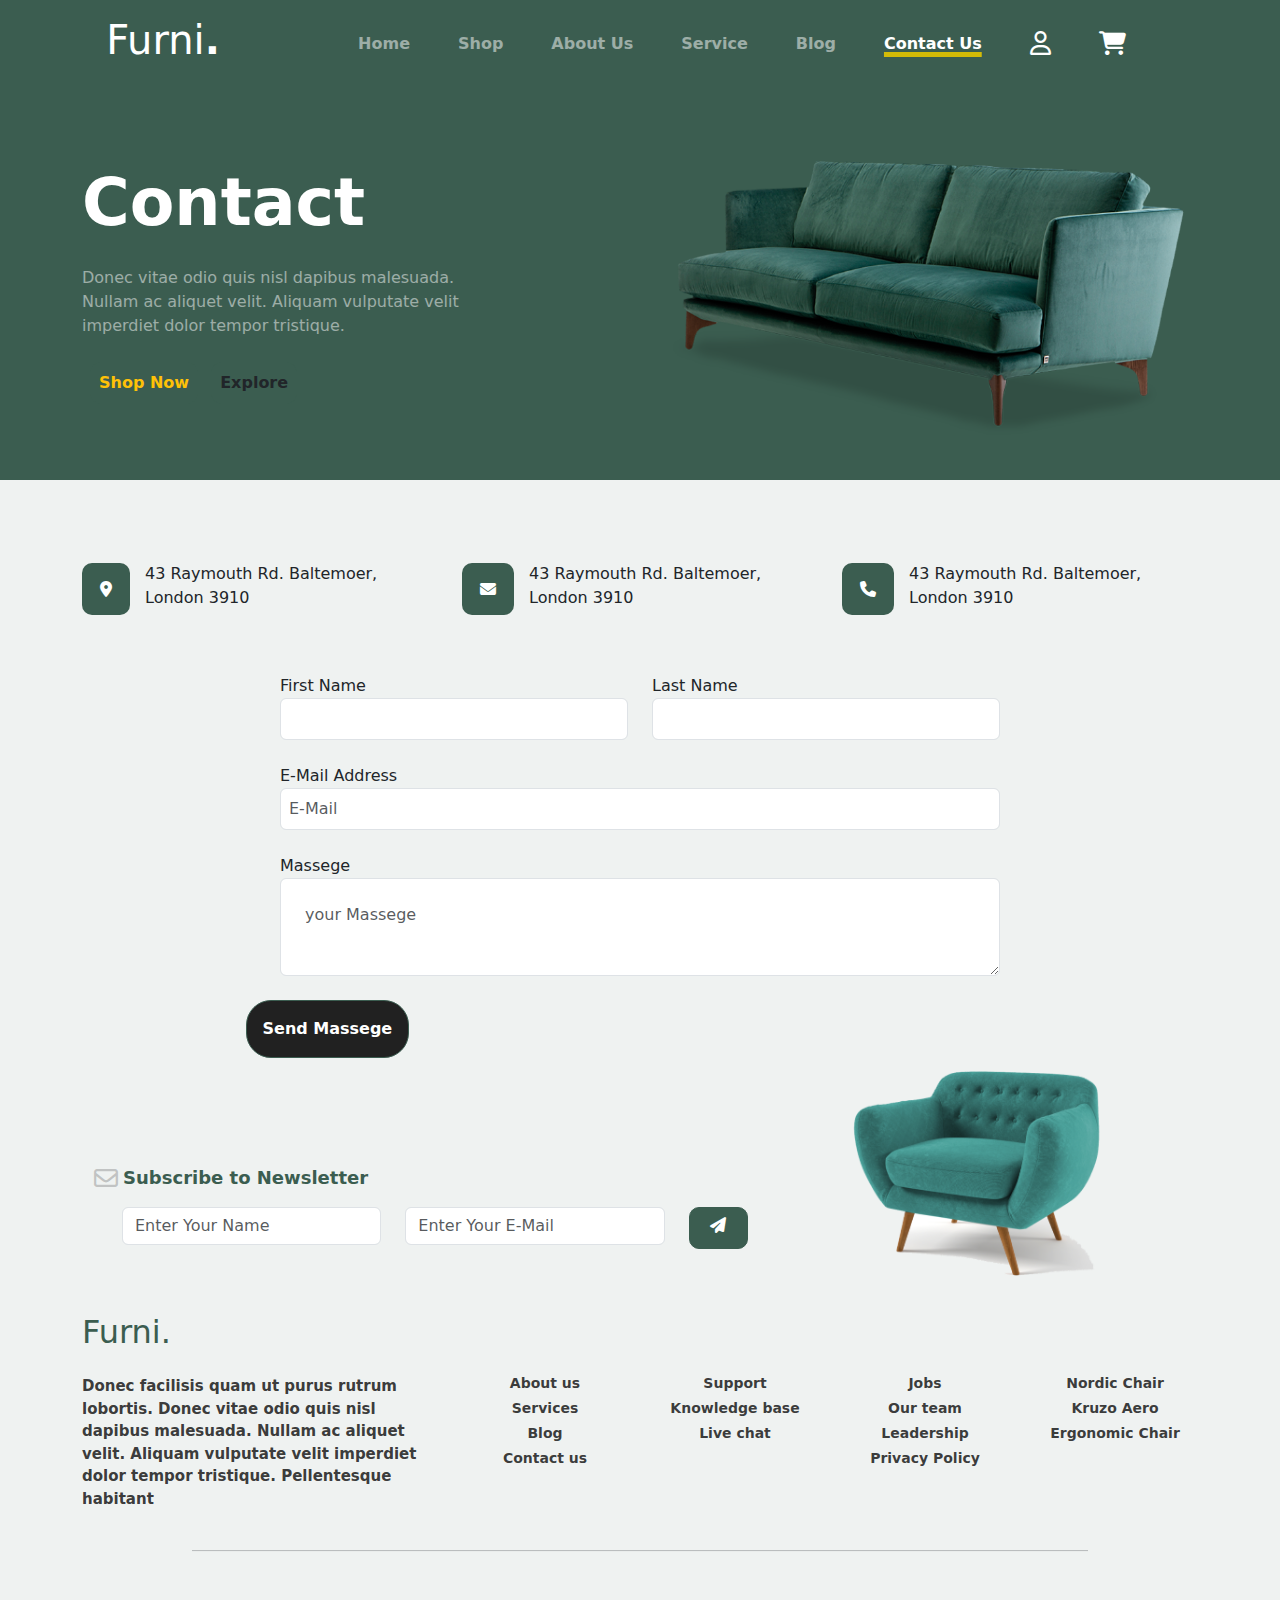
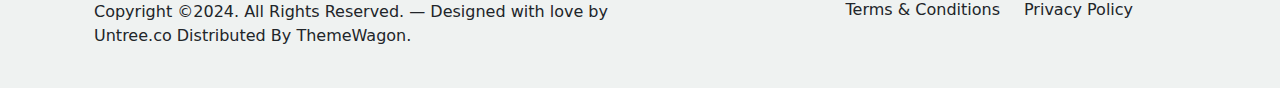
<file: contact.html>
<!DOCTYPE html>
<html lang="en">
<head>
    <meta charset="UTF-8">
    <meta name="viewport" content="width=device-width, initial-scale=1.0">
    <title>Contats</title>
    <link rel="stylesheet" href="bootstrap-5.3.3-dist/bootstrap-5.3.3-dist/css/bootstrap.min.css">
    <link rel="stylesheet" href="fontawesome-free-6.6.0-web/css/all.min.css">
    <link rel="stylesheet" href="css/tiny-slider.css">
    <link rel="stylesheet" href="css/contact.style.css">
</head>
<body >
    <header class="mb-4">
        <nav class="d-flex justify-content-evenly text-white p-3">
            <a href="index.html" target="_parent" class=" logo nav-link"><h1>Furni<strong>.</strong></h1></a>
            <div class="navbar text-white-50 fw-bolder px-4 ">
                <a href="index.html" target="_parent" class="nav-link px-4" >Home</a>
                <a href="shop.html"class="nav-link px-4" id="nav">Shop</a>
                <a href="about us.html"class="nav-link px-4" id="nav">About Us</a>
                <a href="service.html"class="nav-link px-4" id="nav">Service</a>
                <a href="Blog.html"class="nav-link px-4" id="nav">Blog</a>
                <a href="contact.html"class="nav-link px-4" id="base">Contact Us</a>
                <a href=""class="nav-link px-4 text-white" id="nav"><i class="fa-regular fa-user fa-xl"></i></a>
                <a href="cart.html"class="nav-link px-4 text-white" id="nav"><i class="fa-solid fa-cart-shopping fa-xl"></i></a>
            </div>
        </nav>
        <div class="container">
            <div class="row  ">
                <div class="col-md-6 d-flex">
                    <div class="textItem  ">
                        <h1 class="mb-4">Contact</h1>
                        <p class="mb-4 w-75 text-white-50">Donec vitae odio quis nisl dapibus malesuada. Nullam ac aliquet velit. Aliquam vulputate velit imperdiet dolor tempor tristique.</p>
                        <button type="button" class="btn btn-outline-warning p-2 mx-2 fw-bolder">Shop Now</button>
                        <button type="button" class="btn btn-outline-light p-2  text-dark fw-bolder">Explore</button>
                    </div>
                </div>
                <div class=" col-md-6">
                    <div class="imgItem">
                        <img src="images/couch.png" alt="couch" class="w-100">
                    </div>
                </div>
            </div>
        </div>
    </header>
    <br>
    <div class="contacts mb-4 mt-4 ">
        <div class="container ">
            <div class="row ">
                <div class="col-md-4 ">
                    <div class="locationItems d-flex   justify-content-center">
                        <i class="fa-solid fa-location-dot bg-danger "></i>
                        <p class="w-100" >43 Raymouth Rd. Baltemoer, London 3910</p>
                    </div>
                </div>
                <div class="col-md-4 ">
                    <div class="locationItems d-flex   justify-content-center">
                        <i class="fa-solid fa-envelope"></i>
                        <p class="w-100" >43 Raymouth Rd. Baltemoer, London 3910</p>
                    </div>
                </div>
                <div class="col-md-4 ">
                    <div class="locationItems d-flex   justify-content-center">
                        <i class="fa-solid fa-phone"></i>
                        <p class="w-100" >43 Raymouth Rd. Baltemoer, London 3910</p>
                    </div>
                </div>
                
            </div>
            
        </div>
        
    </div>
    <div class="formContacts">
        <div class="container">
            <div class="row justify-content-center  m-auto gy-4">
                <div class="col-md-4 ">
                    <label for="firstNameInput">First Name</label>
                    <input type="text" name="" id="firstNameInput" class="form-control p-2">
                </div>
                <div class="col-md-4">
                    <label for="lastNameInput">Last Name</label>
                    <input type="text" name="" id="lastNameInput" class="form-control p-2" >
                </div>
                <div class="col-md-8">
                    <label for="emailInput">E-Mail Address</label>
                    <input type="email" name="" id="emailInput" class="form-control p-2" placeholder="E-Mail">
                </div>
                <div class="col-md-8 mb-4">
                    <label for="massegeInput">Massege</label>
                    <textarea name="" id="massegeInput" class="form-control p-4 " placeholder="your Massege"></textarea>
                </div>
            </div>
            <div class=" m-auto  w-75 px-4">
                <button type="button" class="btn btn-dark p-3 Massegebtn">Send Massege</button>
            </div>
        </div>
        
    </div>
    <div class="Subscribe mb-4 ">
        <div class="container">
            <div class="row justify-content-between">
                <div class="col-md-8 p-4 align-self-end"> 
                    <span>
                        <i class="fa-regular fa-envelope fa-xl "></i>
                        <label class="fw-bolder">Subscribe to Newsletter</label>
                    </span>
                    
                    <div class="container-fluid ">
                        <div class="row justify-content-between p-3 ">
                            <div class="col-md-5">
                                <input type="text" id="yourName" placeholder="Enter Your Name" class="form-control">
                            </div>
                            <div class="col-md-5">
                                <input type="email" id="yourEMail" placeholder="Enter Your E-Mail" class="form-control">
                            </div>
                            <div class="col-md-2">
                                <button type="button" class="btn btn-secondary"><i class="fa fa-paper-plane" id="btnSubscribe"></i></button>
                            </div>
                        </div>
                        
                    </div>
                    
                </div>
                <div class="col-md-4">
                    <img src="images/sofa.png" alt="" class="imgSub img-fluid w-75">
                </div>
            </div>
        </div>
    </div>
    <footer class="mb-4">
        <div class="container mb-3">
            <div class="row">
                <div class="col-12">
                    <h2 class="Furni-text">Furni.</h2>
                </div>
            </div>
        </div>
        <div class="itemsFooter">
            <div class="container">
                <div class="row justify-content-between">
                    <div class="col-md-4">
                        <p>Donec facilisis quam ut purus rutrum lobortis. Donec vitae odio quis nisl dapibus malesuada. Nullam ac aliquet velit. Aliquam vulputate velit imperdiet dolor tempor tristique. Pellentesque habitant</p>
                    </div>
                    <div class="col-md-2 text-center">
                        <h6>About us</h6>
                        <h6>Services</h6>
                        <h6>Blog</h6>
                        <h6>Contact us</h6>
                    </div>
                    <div class="col-md-2 text-center">
                        <h6>Support</h6>
                        <h6>Knowledge base</h6>
                        <h6>Live chat</h6>
                    </div>
                    <div class="col-md-2 text-center">
                        <h6>Jobs</h6>
                        <h6>Our team</h6>
                        <h6>Leadership</h6>
                        <h6>Privacy Policy</h6>
                    </div>
                    <div class="col-md-2 text-center">
                        <h6>Nordic Chair</h6>
                        <h6>Kruzo Aero</h6>
                        <h6>Ergonomic Chair</h6>
                    </div>
                </div>
            </div>
        </div>
        
    </footer>
    <hr>
    <div class="copyright mt-4">
        <div class="container p-4">
            <div class="row justify-content-between">
                <div class="col-md-8">
                    <p class="w-75">Copyright ©2024. All Rights Reserved. — Designed with love by Untree.co Distributed By ThemeWagon.</p>
                </div>
                <div class="col-md-2 text-end ">
                    <h6>Terms & Conditions</h6>
                </div>
                <div class="col-md-2 text-start">
                    <h6>Privacy Policy</h6>
                </div>
            </div>
        </div>
    </div>



    <script src="js/contact.js"></script>
</body>
</html>
</file>
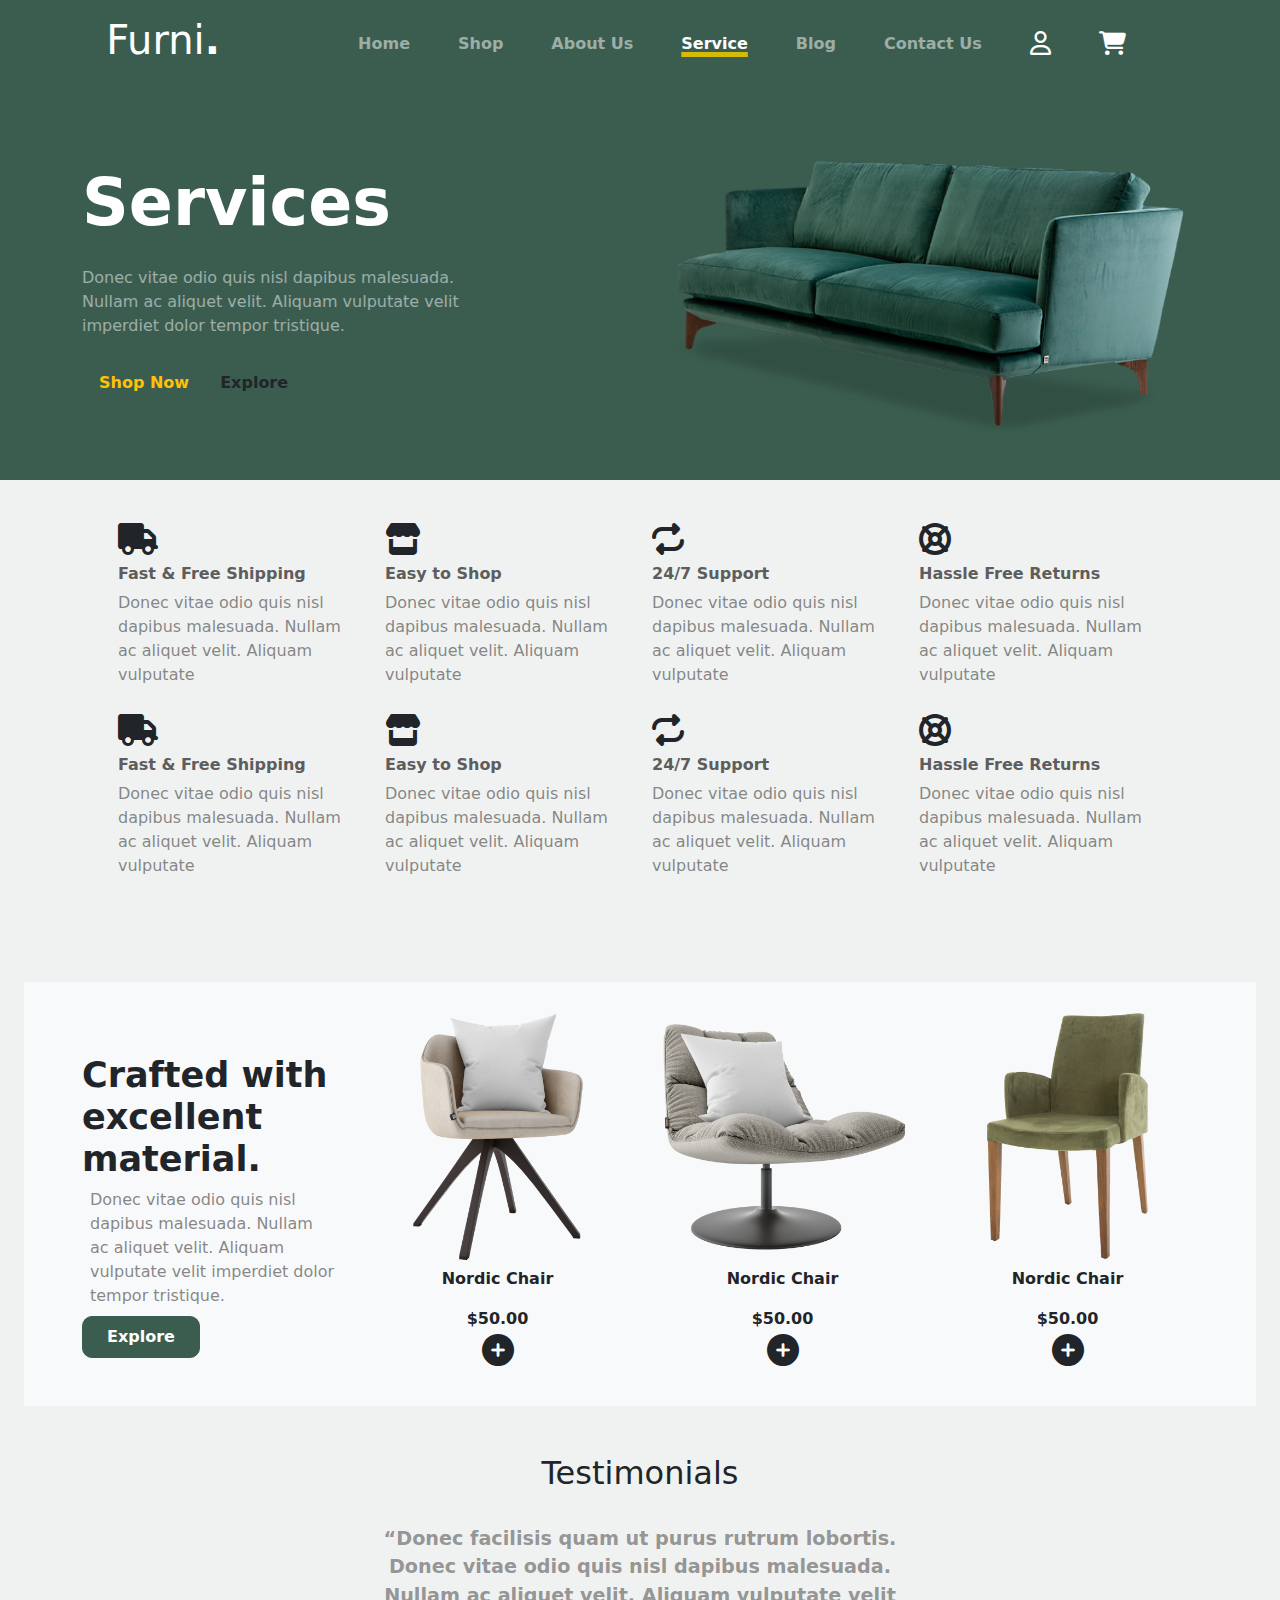
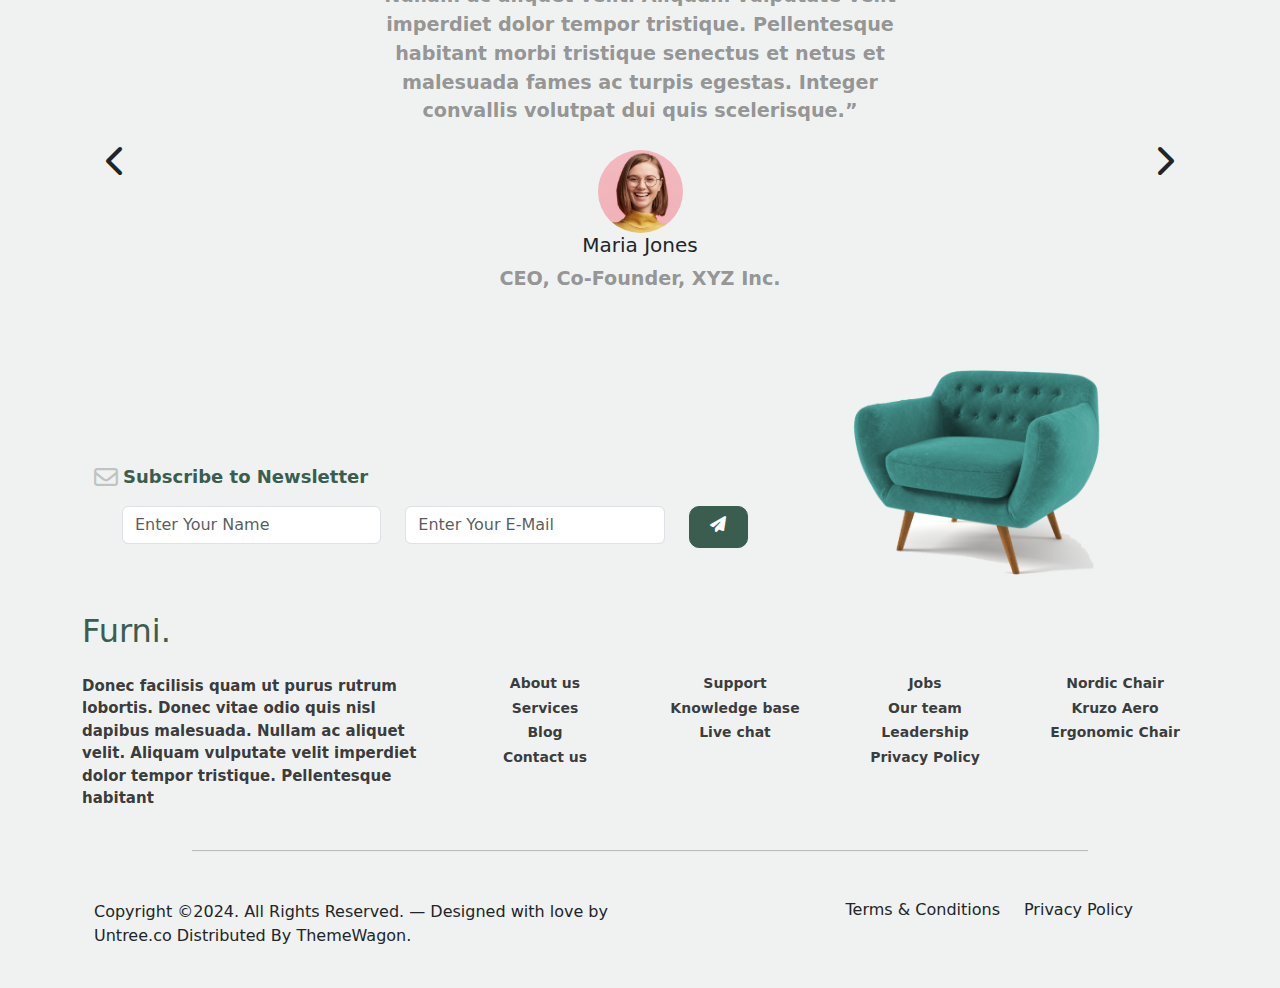
<file: service.html>
<!DOCTYPE html>
<html lang="en">
<head>
    <meta charset="UTF-8">
    <meta name="viewport" content="width=device-width, initial-scale=1.0">
    <title>Service</title>
    <link rel="stylesheet" href="bootstrap-5.3.3-dist/bootstrap-5.3.3-dist/css/bootstrap.min.css">
    <link rel="stylesheet" href="fontawesome-free-6.6.0-web/css/all.min.css">
    <link rel="stylesheet" href="css/tiny-slider.css">
    <link rel="stylesheet" href="css/service.style.css">
</head>
<body>
    <header>
        <nav class="d-flex justify-content-evenly text-white p-3">
            <a href="index.html" target="_parent" class=" logo nav-link"><h1>Furni<strong>.</strong></h1></a>
            <div class="navbar text-white-50 fw-bolder px-4 ">
                <a href="index.html" target="_parent" class="nav-link px-4" >Home</a>
                <a href="shop.html"class="nav-link px-4" id="nav">Shop</a>
                <a href="about us.html"class="nav-link px-4" id="nav">About Us</a>
                <a href="service.html"class="nav-link px-4"  id="base">Service</a>
                <a href="Blog.html"class="nav-link px-4" id="nav">Blog</a>
                <a href="contact.html"class="nav-link px-4" id="nav">Contact Us</a>
                <a href=""class="nav-link px-4 text-white" id="nav"><i class="fa-regular fa-user fa-xl"></i></a>
                <a href="cart.html"class="nav-link px-4 text-white" id="nav"><i class="fa-solid fa-cart-shopping fa-xl"></i></a>
            </div>
        </nav>
        <div class="container">
            <div class="row  ">
                <div class="col-md-6 d-flex">
                    <div class="textItem  ">
                        <h1 class="mb-4">Services</h1>
                        <p class="mb-4 w-75 text-white-50">Donec vitae odio quis nisl dapibus malesuada. Nullam ac aliquet velit. Aliquam vulputate velit imperdiet dolor tempor tristique.</p>
                        <button type="button" class="btn btn-outline-warning p-2 mx-2 fw-bolder">Shop Now</button>
                        <button type="button" class="btn btn-outline-light p-2  text-dark fw-bolder">Explore</button>
                    </div>
                </div>
                <div class=" col-md-6">
                    <div class="imgItem">
                        <img src="images/couch.png" alt="couch" class="w-100">
                    </div>
                </div>
            </div>
        </div>
    </header>
    <div class="container mb-4 p-4">
        <div class="row">
                <div class="aboutUsText"> 
                    <div class="row p-4">
                        <div class="col-md-3">
                            <div class="iconAboutUs">
                                <i class="fa-solid fa-truck fa-2xl mb-4"></i>
                            </div>
                            <h6>Fast & Free Shipping</h6>
                            <p>Donec vitae odio quis nisl dapibus malesuada. Nullam ac aliquet velit. Aliquam vulputate</p>
                        </div>
                        <div class="col-md-3 mb-3">
                            <div class="iconAboutUs">
                                <i class="fa-solid fa-store fa-2xl mb-4"></i>
                            </div>
                            <h6>Easy to Shop</h6>
                            <p>Donec vitae odio quis nisl dapibus malesuada. Nullam ac aliquet velit. Aliquam vulputate</p>
                        </div>
                        <div class="col-md-3  mb-3">
                            <div class="iconAboutUs">
                                <i class="fa-solid fa-repeat fa-2xl mb-4"></i>
                            </div>
                            <h6>24/7 Support</h6>
                            <p>Donec vitae odio quis nisl dapibus malesuada. Nullam ac aliquet velit. Aliquam vulputate</p>
                        </div>
                        <div class="col-md-3  mb-3">
                            <div class="iconAboutUs">
                                <i class="fa-solid fa-life-ring fa-2xl mb-4"></i>
                            </div>
                            <h6>Hassle Free Returns</h6>
                            <p>Donec vitae odio quis nisl dapibus malesuada. Nullam ac aliquet velit. Aliquam vulputate</p>
                        </div>
                        <div class="col-md-3">
                            <div class="iconAboutUs">
                                <i class="fa-solid fa-truck fa-2xl mb-4"></i>
                            </div>
                            <h6>Fast & Free Shipping</h6>
                            <p>Donec vitae odio quis nisl dapibus malesuada. Nullam ac aliquet velit. Aliquam vulputate</p>
                        </div>
                        <div class="col-md-3 mb-3">
                            <div class="iconAboutUs">
                                <i class="fa-solid fa-store fa-2xl mb-4"></i>
                            </div>
                            <h6>Easy to Shop</h6>
                            <p>Donec vitae odio quis nisl dapibus malesuada. Nullam ac aliquet velit. Aliquam vulputate</p>
                        </div>
                        <div class="col-md-3  mb-3">
                            <div class="iconAboutUs">
                                <i class="fa-solid fa-repeat fa-2xl mb-4"></i>
                            </div>
                            <h6>24/7 Support</h6>
                            <p>Donec vitae odio quis nisl dapibus malesuada. Nullam ac aliquet velit. Aliquam vulputate</p>
                        </div>
                        <div class="col-md-3  mb-3">
                            <div class="iconAboutUs">
                                <i class="fa-solid fa-life-ring fa-2xl mb-4"></i>
                            </div>
                            <h6>Hassle Free Returns</h6>
                            <p>Donec vitae odio quis nisl dapibus malesuada. Nullam ac aliquet velit. Aliquam vulputate</p>
                        </div>
                    </div>
                </div>
        </div>
    </div>
    <section class="Shop bg-light p-4 m-4">
        <div class="container">
            <div class="row ">
                <div class="col-md-3 col-sm-6 col-xsm-12 mt-4 ">
                    <div class="textshop py-4 w-100">
                        <h3>Crafted with excellent material.</h3>
                        <p class="m-2 text-white-50 ">Donec vitae odio quis nisl dapibus malesuada. Nullam ac aliquet velit. Aliquam vulputate velit imperdiet dolor tempor tristique.</p>
                        <button type="button" class="btn btn-dark px-4 py-2  text-white fw-bolder">Explore</button>
                    </div>
                </div>
                <div class="col-md-3 col-sm-6 col-xsm-12  ">
                    <div class="itemshop text-center w-100">
                        <img src="images/product-1.png" alt="chair" class="img-fluid">
                        <p>Nordic Chair</p>
                        <strong>$50.00</strong>
                    </div>
                    <div class="layerShop text-center"></div>
                    <div class="addicon text-center p-2">
                        <i class="fa-solid fa-circle-plus fa-2xl"></i>
                    </div>
                </div>
                <div class="col-md-3 col-sm-6 col-xsm-12 ">
                    <div class="itemshop text-center w-100">
                        <img src="images/product-2.png" class="img-fluid">
                        <p>Nordic Chair</p>
                        <strong>$50.00</strong>
                    </div>
                    <div class="layerShop text-center"></div>
                    <div class="addicon text-center p-2">
                        <i class="fa-solid fa-circle-plus fa-2xl"></i>
                    </div>
                </div>
                <div class="col-md-3 col-sm-6 col-xsm-12 ">
                    <div class="itemshop text-center w-100">
                        <img src="images/product-3.png" alt="chair" class="img-fluid">
                        <p>Nordic Chair</p>
                        <strong>$50.00</strong>
                    </div>
                    <div class="layerShop text-center">
                    </div>
                    <div class="addicon text-center p-2">
                        <i class="fa-solid fa-circle-plus fa-2xl"></i>
                    </div>
                </div>
            </div>
        </div>
            
        
    </section>
    <div class="slider text-center  p-4">
        <div class="headSlider">
            <h2>Testimonials</h2>
        </div>
        <div class="textslider">
            <div class="container">
                <!-- first -->
                <div class="row justify-content-evenly  p-4  d-flex " id="one">
                    <div class="col-md-12 ">
                        <p class="w-50 m-auto mb-4">“Donec facilisis quam ut purus rutrum lobortis. Donec vitae odio quis nisl dapibus malesuada. Nullam ac aliquet velit. Aliquam vulputate velit imperdiet dolor tempor tristique. Pellentesque habitant morbi tristique senectus et netus et malesuada fames ac turpis egestas. Integer convallis volutpat dui quis scelerisque.”</p>
                    </div>
                    <div class="col-md-4 text-start ">
                        <i class="fa-solid fa-chevron-left fa-2xl"></i> 
                    </div>
                    <div class="col-md-4 ">
                        <img src="images/person-1.png" alt="" class="img-fluid w-25 m-auto "  >
                        <h5>Maria Jones</h5>
                        <p>CEO, Co-Founder, XYZ Inc.</p>
                    </div>
                    <div class="col-md-4 text-end ">
                        <i class="fa-solid fa-chevron-right fa-2xl"></i>
                    </div>
                </div>
                <!-- second -->
                <div class="row justify-content-evenly  p-4   d-none" id="two">
                    <div class="col-md-12 ">
                        <p class="w-50 m-auto mb-4">“Lorem ipsum dolor sit amet consectetur, adipisicing elit. Culpa, quo velit dolorem totam consectetur incidunt hic, veniam laboriosam, autem quam repudiandae. Voluptate nam maiores natus iste omnis voluptatum debitis facilis? ”</p>
                    </div>
                    <div class="col-md-4 text-start ">
                        <i class="fa-solid fa-chevron-left fa-2xl"></i> 
                    </div>
                    <div class="col-md-4 ">
                        <img src="images/person_4.jpg" alt="" class="img-fluid w-25 m-auto "  >
                        <h5>Anita Henric</h5>
                        <p>CEO, Co-Founder, XYZ Inc.</p>
                    </div>
                    <div class="col-md-4 text-end ">
                        <i class="fa-solid fa-chevron-right fa-2xl"></i>
                    </div>
                </div>
            </div>
        </div>
        
    </div>
    <div class="Subscribe mb-4 ">
        <div class="container">
            <div class="row justify-content-between">
                <div class="col-md-8 p-4 align-self-end"> 
                    <span>
                        <i class="fa-regular fa-envelope fa-xl "></i>
                        <label class="fw-bolder">Subscribe to Newsletter</label>
                    </span>
                    
                    <div class="container-fluid ">
                        <div class="row justify-content-between p-3 ">
                            <div class="col-md-5">
                                <input type="text" id="yourName" placeholder="Enter Your Name" class="form-control">
                            </div>
                            <div class="col-md-5">
                                <input type="email" id="yourEMail" placeholder="Enter Your E-Mail" class="form-control">
                            </div>
                            <div class="col-md-2">
                                <button type="button" class="btn btn-secondary"><i class="fa fa-paper-plane" id="btnSubscribe"></i></button>
                            </div>
                        </div>
                        
                    </div>
                    
                </div>
                <div class="col-md-4">
                    <img src="images/sofa.png" alt="" class="imgSub img-fluid w-75">
                </div>
            </div>
        </div>
    </div>
    <footer class="mb-4">
        <div class="container mb-3">
            <div class="row">
                <div class="col-12">
                    <h2 class="Furni-text">Furni.</h2>
                </div>
            </div>
        </div>
        <div class="itemsFooter">
            <div class="container">
                <div class="row justify-content-between">
                    <div class="col-md-4">
                        <p>Donec facilisis quam ut purus rutrum lobortis. Donec vitae odio quis nisl dapibus malesuada. Nullam ac aliquet velit. Aliquam vulputate velit imperdiet dolor tempor tristique. Pellentesque habitant</p>
                    </div>
                    <div class="col-md-2 text-center">
                        <h6>About us</h6>
                        <h6>Services</h6>
                        <h6>Blog</h6>
                        <h6>Contact us</h6>
                    </div>
                    <div class="col-md-2 text-center">
                        <h6>Support</h6>
                        <h6>Knowledge base</h6>
                        <h6>Live chat</h6>
                    </div>
                    <div class="col-md-2 text-center">
                        <h6>Jobs</h6>
                        <h6>Our team</h6>
                        <h6>Leadership</h6>
                        <h6>Privacy Policy</h6>
                    </div>
                    <div class="col-md-2 text-center">
                        <h6>Nordic Chair</h6>
                        <h6>Kruzo Aero</h6>
                        <h6>Ergonomic Chair</h6>
                    </div>
                </div>
            </div>
        </div>
        
    </footer>
    <hr>
    <div class="copyright mt-4">
        <div class="container p-4">
            <div class="row justify-content-between">
                <div class="col-md-8">
                    <p class="w-75">Copyright ©2024. All Rights Reserved. — Designed with love by Untree.co Distributed By ThemeWagon.</p>
                </div>
                <div class="col-md-2 text-end ">
                    <h6>Terms & Conditions</h6>
                </div>
                <div class="col-md-2 text-start">
                    <h6>Privacy Policy</h6>
                </div>
            </div>
        </div>
    </div>










    <script src="js/service.js"></script>
</body>
</file>
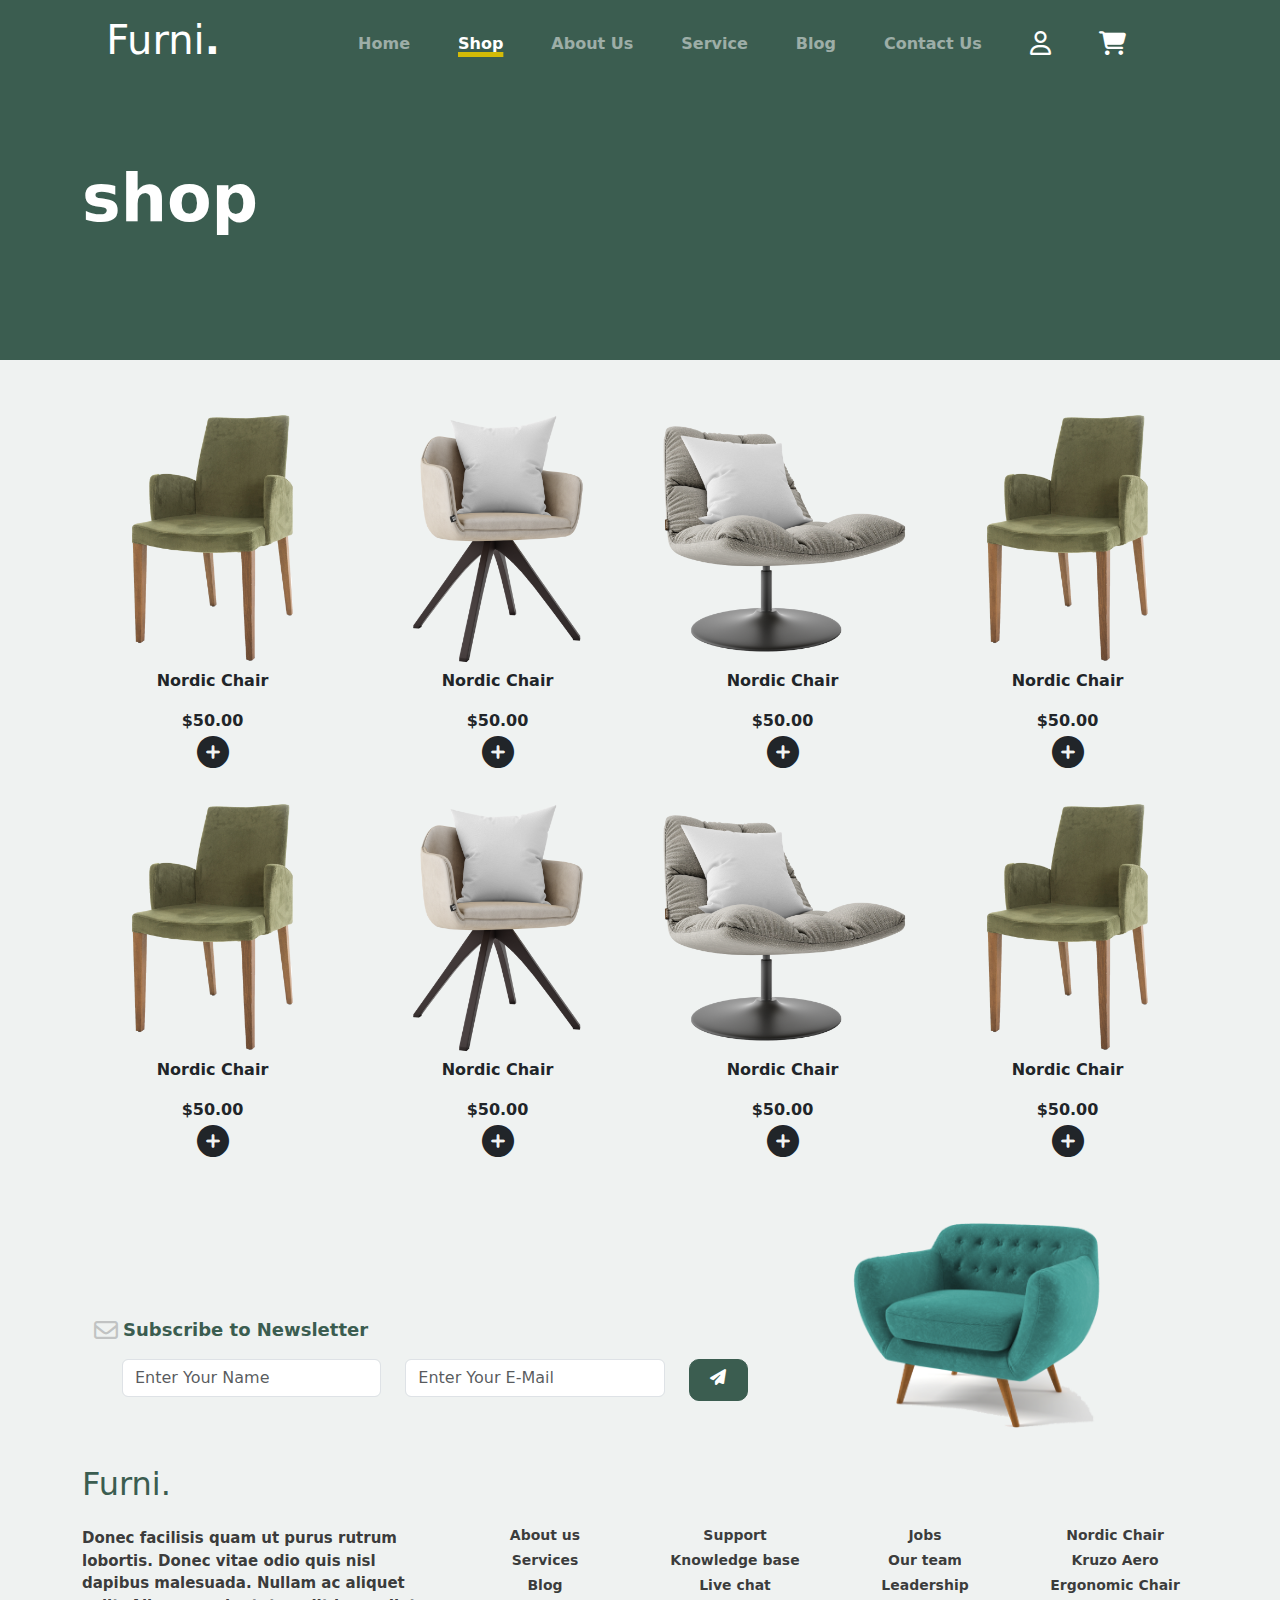
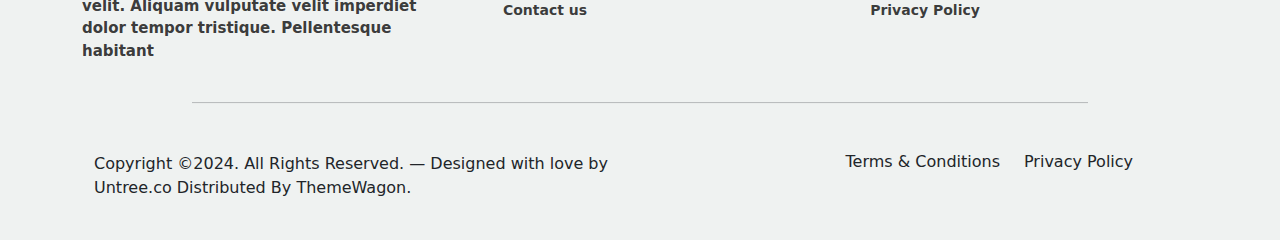
<file: shop.html>
<!DOCTYPE html>
<html lang="en">
<head>
    <meta charset="UTF-8">
    <meta name="viewport" content="width=device-width, initial-scale=1.0">
    <title>Shop</title>
    <link rel="stylesheet" href="bootstrap-5.3.3-dist/bootstrap-5.3.3-dist/css/bootstrap.min.css">
    <link rel="stylesheet" href="fontawesome-free-6.6.0-web/css/all.min.css">
    <link rel="stylesheet" href="css/tiny-slider.css">
    <link rel="stylesheet" href="css/shop.style.css">
</head>
<body>
    <header>
        <nav class="d-flex justify-content-evenly text-white p-3 mb-4">
            <a href="index.html" target="_parent" class=" logo nav-link"><h1>Furni<strong>.</strong></h1></a>
            <div class="navbar text-white-50 fw-bolder px-4 ">
                <a href="index.html" target="_parent" class="nav-link px-4" id="nav">Home</a>
                <a href="shop.html"class="nav-link px-4" id="base" id="nav">Shop</a>
                <a href="about us.html"class="nav-link px-4" id="nav">About Us</a>
                <a href="service.html"class="nav-link px-4" id="nav">Service</a>
                <a href="Blog.html"class="nav-link px-4" id="nav">Blog</a>
                <a href="contact.html"class="nav-link px-4" id="nav">Contact Us</a>
                <a href=""class="nav-link px-4 text-white" id="nav"><i class="fa-regular fa-user fa-xl"></i></a>
                <a href="cart.html"class="nav-link px-4 text-white" id="nav"><i class="fa-solid fa-cart-shopping fa-xl"></i></a>
            </div>
        </nav><br>
        <div class="container mt-4">
            <div class="row">
                <div class="col-md-6 d-flex">
                    <div class="textItem  ">
                        <h1 class="mb-4">shop</h1>
                    </div>
                </div>
            </div>
        </div>
    </header> 
    <div class="shop mt-4 mb-4 p-4">
        <div class="container">
            <div class="row gy-4">
                <div class="col-md-3 col-sm-6 col-xsm-12 ">
                    <div class="itemshop text-center w-100">
                        <img src="images/product-3.png" class="img-fluid">
                        <p>Nordic Chair</p>
                        <strong>$50.00</strong>
                    </div>
                    <div class="layerShop text-center"></div>
                    <div class="addicon text-center p-2">
                        <i class="fa-solid fa-circle-plus fa-2xl"></i>
                    </div>
                </div>
                <div class="col-md-3 col-sm-6 col-xsm-12 ">
                    <div class="itemshop text-center w-100">
                        <img src="images/product-1.png" alt="chair" class="img-fluid">
                        <p>Nordic Chair</p>
                        <strong>$50.00</strong>
                    </div>
                    <div class="layerShop text-center">
                    </div>
                    <div class="addicon text-center p-2">
                        <i class="fa-solid fa-circle-plus fa-2xl"></i>
                    </div>
                </div>
                <div class="col-md-3 col-sm-6 col-xsm-12 ">
                    <div class="itemshop text-center w-100">
                        <img src="images/product-2.png" alt="chair" class="img-fluid">
                        <p>Nordic Chair</p>
                        <strong>$50.00</strong>
                    </div>
                    <div class="layerShop text-center">
                    </div>
                    <div class="addicon text-center p-2">
                        <i class="fa-solid fa-circle-plus fa-2xl"></i>
                    </div>
                </div>
                <div class="col-md-3 col-sm-6 col-xsm-12 ">
                    <div class="itemshop text-center w-100">
                        <img src="images/product-3.png" alt="chair" class="img-fluid">
                        <p>Nordic Chair</p>
                        <strong>$50.00</strong>
                    </div>
                    <div class="layerShop text-center">
                    </div>
                    <div class="addicon text-center p-2">
                        <i class="fa-solid fa-circle-plus fa-2xl"></i>
                    </div>
                </div>
                <div class="col-md-3 col-sm-6 col-xsm-12 ">
                    <div class="itemshop text-center w-100">
                        <img src="images/product-3.png" class="img-fluid">
                        <p>Nordic Chair</p>
                        <strong>$50.00</strong>
                    </div>
                    <div class="layerShop text-center"></div>
                    <div class="addicon text-center p-2">
                        <i class="fa-solid fa-circle-plus fa-2xl"></i>
                    </div>
                </div>
                <div class="col-md-3 col-sm-6 col-xsm-12 ">
                    <div class="itemshop text-center w-100">
                        <img src="images/product-1.png" alt="chair" class="img-fluid">
                        <p>Nordic Chair</p>
                        <strong>$50.00</strong>
                    </div>
                    <div class="layerShop text-center">
                    </div>
                    <div class="addicon text-center p-2">
                        <i class="fa-solid fa-circle-plus fa-2xl"></i>
                    </div>
                </div>
                <div class="col-md-3 col-sm-6 col-xsm-12 ">
                    <div class="itemshop text-center w-100">
                        <img src="images/product-2.png" alt="chair" class="img-fluid">
                        <p>Nordic Chair</p>
                        <strong>$50.00</strong>
                    </div>
                    <div class="layerShop text-center">
                    </div>
                    <div class="addicon text-center p-2">
                        <i class="fa-solid fa-circle-plus fa-2xl"></i>
                    </div>
                </div>
                <div class="col-md-3 col-sm-6 col-xsm-12 ">
                    <div class="itemshop text-center w-100">
                        <img src="images/product-3.png" alt="chair" class="img-fluid">
                        <p>Nordic Chair</p>
                        <strong>$50.00</strong>
                    </div>
                    <div class="layerShop text-center">
                    </div>
                    <div class="addicon text-center p-2">
                        <i class="fa-solid fa-circle-plus fa-2xl"></i>
                    </div>
                </div>
            </div>
        </div>
    </div>
    
    <div class="Subscribe mb-4 ">
        <div class="container">
            <div class="row justify-content-between">
                <div class="col-md-8 p-4 align-self-end"> 
                    <span>
                        <i class="fa-regular fa-envelope fa-xl "></i>
                        <label class="fw-bolder">Subscribe to Newsletter</label>
                    </span>
                    
                    <div class="container-fluid ">
                        <div class="row justify-content-between p-3 ">
                            <div class="col-md-5">
                                <input type="text" id="yourName" placeholder="Enter Your Name" class="form-control">
                            </div>
                            <div class="col-md-5">
                                <input type="email" id="yourEMail" placeholder="Enter Your E-Mail" class="form-control">
                            </div>
                            <div class="col-md-2">
                                <button type="button" class="btn btn-secondary"><i class="fa fa-paper-plane" id="btnSubscribe"></i></button>
                            </div>
                        </div>
                        
                    </div>
                    
                </div>
                <div class="col-md-4">
                    <img src="images/sofa.png" alt="" class="imgSub img-fluid w-75">
                </div>
            </div>
        </div>
    </div>
    <footer class="mb-4">
        <div class="container mb-3">
            <div class="row">
                <div class="col-12">
                    <h2 class="Furni-text">Furni.</h2>
                </div>
            </div>
        </div>
        <div class="itemsFooter">
            <div class="container">
                <div class="row justify-content-between">
                    <div class="col-md-4">
                        <p>Donec facilisis quam ut purus rutrum lobortis. Donec vitae odio quis nisl dapibus malesuada. Nullam ac aliquet velit. Aliquam vulputate velit imperdiet dolor tempor tristique. Pellentesque habitant</p>
                    </div>
                    <div class="col-md-2 text-center">
                        <h6>About us</h6>
                        <h6>Services</h6>
                        <h6>Blog</h6>
                        <h6>Contact us</h6>
                    </div>
                    <div class="col-md-2 text-center">
                        <h6>Support</h6>
                        <h6>Knowledge base</h6>
                        <h6>Live chat</h6>
                    </div>
                    <div class="col-md-2 text-center">
                        <h6>Jobs</h6>
                        <h6>Our team</h6>
                        <h6>Leadership</h6>
                        <h6>Privacy Policy</h6>
                    </div>
                    <div class="col-md-2 text-center">
                        <h6>Nordic Chair</h6>
                        <h6>Kruzo Aero</h6>
                        <h6>Ergonomic Chair</h6>
                    </div>
                </div>
            </div>
        </div>
        
    </footer>
    <hr>
    <div class="copyright mt-4">
        <div class="container p-4">
            <div class="row justify-content-between">
                <div class="col-md-8">
                    <p class="w-75">Copyright ©2024. All Rights Reserved. — Designed with love by Untree.co Distributed By ThemeWagon.</p>
                </div>
                <div class="col-md-2 text-end ">
                    <h6>Terms & Conditions</h6>
                </div>
                <div class="col-md-2 text-start">
                    <h6>Privacy Policy</h6>
                </div>
            </div>
        </div>
    </div>















    <script></script>
</body>
</html>
</file>
<file: css/tiny-slider.css>
.tns-outer{padding:0 !important}.tns-outer [hidden]{display:none !important}.tns-outer [aria-controls],.tns-outer [data-action]{cursor:pointer}.tns-slider{-webkit-transition:all 0s;-moz-transition:all 0s;transition:all 0s}.tns-slider>.tns-item{-webkit-box-sizing:border-box;-moz-box-sizing:border-box;box-sizing:border-box}.tns-horizontal.tns-subpixel{white-space:nowrap}.tns-horizontal.tns-subpixel>.tns-item{display:inline-block;vertical-align:top;white-space:normal}.tns-horizontal.tns-no-subpixel:after{content:'';display:table;clear:both}.tns-horizontal.tns-no-subpixel>.tns-item{float:left}.tns-horizontal.tns-carousel.tns-no-subpixel>.tns-item{margin-right:-100%}.tns-no-calc{position:relative;left:0}.tns-gallery{position:relative;left:0;min-height:1px}.tns-gallery>.tns-item{position:absolute;left:-100%;-webkit-transition:transform 0s, opacity 0s;-moz-transition:transform 0s, opacity 0s;transition:transform 0s, opacity 0s}.tns-gallery>.tns-slide-active{position:relative;left:auto !important}.tns-gallery>.tns-moving{-webkit-transition:all 0.25s;-moz-transition:all 0.25s;transition:all 0.25s}.tns-autowidth{display:inline-block}.tns-lazy-img{-webkit-transition:opacity 0.6s;-moz-transition:opacity 0.6s;transition:opacity 0.6s;opacity:0.6}.tns-lazy-img.tns-complete{opacity:1}.tns-ah{-webkit-transition:height 0s;-moz-transition:height 0s;transition:height 0s}.tns-ovh{overflow:hidden}.tns-visually-hidden{position:absolute;left:-10000em}.tns-transparent{opacity:0;visibility:hidden}.tns-fadeIn{opacity:1;filter:alpha(opacity=100);z-index:0}.tns-normal,.tns-fadeOut{opacity:0;filter:alpha(opacity=0);z-index:-1}.tns-vpfix{white-space:nowrap}.tns-vpfix>div,.tns-vpfix>li{display:inline-block}.tns-t-subp2{margin:0 auto;width:310px;position:relative;height:10px;overflow:hidden}.tns-t-ct{width:2333.3333333%;width:-webkit-calc(100% * 70 / 3);width:-moz-calc(100% * 70 / 3);width:calc(100% * 70 / 3);position:absolute;right:0}.tns-t-ct:after{content:'';display:table;clear:both}.tns-t-ct>div{width:1.4285714%;width:-webkit-calc(100% / 70);width:-moz-calc(100% / 70);width:calc(100% / 70);height:10px;float:left}

/*# sourceMappingURL=sourcemaps/tiny-slider.css.map */
</file>
<file: css/aboutUs.style.css>
*{
    padding: 0;
    margin: 0;
    box-sizing: border-box;
}
body{
    background-color: #eff2f1 !important;
}
/* section1 */
header{
    background-color: #3b5d50 !important;  
}
#base{
    text-decoration: underline  rgb(211, 187, 7) 5px;
    color: white;
}
#nav:hover{
    text-decoration: underline rgb(170, 151, 5) 7px  ;
    transition: 0.5s;
    color: white;
}
.textItem
{
    align-self: center;
    color: white;
}
.textItem h1
{
    font-weight: 600;
    font-size: 65px;
}
.imgItem:hover
{
    opacity: 0.5;
    cursor: pointer;
}
/* end */
/* section3 */
.aboutUsText h6 {
    color:  rgb(94, 93, 93)!important;
    font-weight: 600;
}
.aboutUsText p {
    color:  rgba(115, 114, 114, 0.854)!important;
    font-weight: 400;
}
.imgAbout img{
    border: none;
    border-radius: 20px;
    cursor: pointer;
}
.imgAbout img:hover{
    border: none;
    border-radius: 20px;
    cursor: pointer;
    opacity: 0.8;
}
/* end */
/* slider section */
.textslider i:hover{
    cursor: pointer;
    color:  rgba(115, 114, 114, 0.747)!important;
}
.textslider p {
    color:  rgba(115, 114, 114, 0.747)!important;
    font-weight: 600;
    font-size: larger;
}
.textslider img{
    border: none;
    border-radius: 50%;
} 
/* end */

/* team section */
.teamItems h3{
    text-decoration: underline;
}
.teamItems h5{
    color:  rgba(115, 114, 114, 0.747)!important;
    font-size: 15px;
}
.teamItems p{
    color:  rgba(115, 114, 114, 0.747)!important;
    font-size: 15px;
}
.teamItems h6{
    text-decoration: underline;

}
.teamItems h6:hover{
    text-decoration: none;
    cursor: pointer;
}
/* subscribe section */
#form
{
    border-radius: 10px;
    padding: 10px;
}
.btn {
    background: #3b5d50;
    border-color: #3b5d50;
    padding-left: 20px;
    padding-right: 21.5px;
    padding-bottom: 10px;
    border-radius: 10px;
}
.imgSub:hover{
    cursor: pointer;
    opacity: 0.8;
    transition: 0.2s;
}
.Subscribe label{
    color: #3b5d50;
    font-size: large;
    font-weight: 600 !important;
}
span i{
    color: rgba(128, 128, 128, 0.411);
}
/* end */


/* footer section */
.itemsFooter h6{
    font-weight: 600;
    font-size: 14px;
    color: rgba(0, 0, 0, 0.769);

}
.itemsFooter p{
    color: rgba(42, 42, 42, 0.931);
    font-size: 15px;
    font-weight: 600;
}
.itemsFooter h6:hover{
    color: rgba(128, 128, 128, 0.741);
    transition: 0.2s;
    cursor: pointer;
}
.Furni-text{
    color: #3b5d50;
}
hr{
    width: 70%;
    height:2px;
    background-color: rgba(185, 183, 183, 0.294);
    margin: auto;
}
/* end */
</file>
<file: css/Blog.css>
*{
    padding: 0;
    margin: 0;
    box-sizing: border-box;
}
body{
    background-color: #eff2f1 !important;
}
header{
    background-color: #3b5d50 !important;
    
}
#base{
    text-decoration: underline  rgb(211, 187, 7) 5px;
    color: white;
}
#nav:hover{
    text-decoration: underline rgb(170, 151, 5) 7px  ;
    transition: 0.5s;
    color: white;
}


.textItem
{
    align-self: center;
    color: white;
}
.textItem h1
{
    font-weight: 600;
    font-size: 65px ;
    
}
.imgItem:hover
{
    opacity: 0.5;
    cursor: pointer;
}
/* end */
/* blog */
.texBlog a{
    text-decoration: underline;
    color: black !important;
}


.itemsBlog img {
    border: none;
    border-radius: 25px;
    width: 100%;
}
.itemsBlog img:hover{
    cursor: pointer;
    opacity: 0.8;
    transition: 0.5s;
}
.itemsBlog h6{
    font-size: small;
    font-weight: 600; 
    padding-left: 10px;
}
/* end */
/* subscribe section */
#form
{
    border-radius: 10px;
    padding: 10px;
}
.btn {
    background: #3b5d50;
    border-color: #3b5d50;
    padding-left: 20px;
    padding-right: 21.5px;
    padding-bottom: 10px;
    border-radius: 10px;
}
.imgSub:hover{
    cursor: pointer;
    opacity: 0.8;
    transition: 0.2s;
}
.Subscribe label{
    color: #3b5d50;
    font-size: large;
    font-weight: 600 !important;
}
span i{
    color: rgba(128, 128, 128, 0.411);
}
/* end */


/* footer section */
.itemsFooter h6{
    font-weight: 600;
    font-size: 14px;
    color: rgba(0, 0, 0, 0.769);

}
.itemsFooter p{
    color: rgba(42, 42, 42, 0.931);
    font-size: 15px;
    font-weight: 600;
}
.itemsFooter h6:hover{
    color: rgba(128, 128, 128, 0.741);
    transition: 0.2s;
    cursor: pointer;
}
.Furni-text{
    color: #3b5d50;
}
hr{
    width: 70%;
    height:2px;
    background-color: rgba(185, 183, 183, 0.294);
    margin: auto;
}
/* end */
</file>
<file: css/cart.css>
/* header shop */
*{
    padding: 0;
    margin: 0;
    box-sizing: border-box;
}
body{
    background-color: #eff2f1 !important;
}
header{
    background-color: #3b5d50 !important;
    height: 40vh;
    
}
#base{
    text-decoration: underline  rgb(211, 187, 7) 5px;
    color: white;
}
#nav:hover{
    text-decoration: underline rgb(170, 151, 5) 7px  ;
    transition: 0.5s;
    color: white;
}


.textItem
{
    align-self: center;
    color: white;
}
.textItem h1
{
    font-weight: 600;
    font-size: 65px ;
}
/* end */
/* cart */
.table{
    padding: 80px !important;
    font-size: 20px;
}
.table img{
    width: 15%;
}
.cart i:hover {
    cursor: pointer;
    color: #620101;
    font-weight: bolder;
}
.process .btn{
    border-radius: 30px;
}
/* :end */

/* subscribe */
#form
{
    border-radius: 10px;
    padding: 10px;
}
.Subscribe .btn {
    background: #3b5d50;
    border-color: #3b5d50;
    padding-left: 20px;
    padding-right: 21.5px;
    padding-bottom: 10px;
    border-radius: 10px;
}
.imgSub:hover{
    cursor: pointer;
    opacity: 0.8;
    transition: 0.2s;
}
.Subscribe label{
    color: #3b5d50;
    font-size: large;
    font-weight: 600 !important;
}
span i{
    color: rgba(128, 128, 128, 0.411);
    
}
/* end */
hr{
    width: 70%;
    height:2px;
    background-color: rgba(185, 183, 183, 0.294);
    margin: auto;
}
/* footer */
.itemsFooter h6{
    font-weight: 600;
    font-size: 14px;
    color: rgba(0, 0, 0, 0.769);

}
.itemsFooter p{
    color: rgba(42, 42, 42, 0.931);
    font-size: 15px;
    font-weight: 600;
}
.itemsFooter h6:hover{
    color: rgba(128, 128, 128, 0.741);
    transition: 0.2s;
    cursor: pointer;
}
.Furni-text{
    color: #3b5d50;
}
/* end */
</file>
<file: css/chechout.css>
/* header shop */
*{
    padding: 0;
    margin: 0;
    box-sizing: border-box;
}
body{
    background-color: #eff2f1 !important;
}
header{
    background-color: #3b5d50 !important;
    height: 40vh;  
}
#base{
    text-decoration: underline  rgb(211, 187, 7) 5px;
    color: white;
}
#nav:hover{
    text-decoration: underline rgb(170, 151, 5) 7px  ;
    transition: 0.5s;
    color: white;
}
.textItem
{
    align-self: center;
    color: white;
}
.textItem h1
{
    font-weight: 600;
    font-size: 65px ;
}
/* end */




.process-line{
    height: 2px;
    background-color: black;
}
















/* subscribe */
#form
{
    border-radius: 10px;
    padding: 10px;
}
.Subscribe .btn {
    background: #3b5d50;
    border-color: #3b5d50;
    padding-left: 20px;
    padding-right: 21.5px;
    padding-bottom: 10px;
    border-radius: 10px;
}
.imgSub:hover{
    cursor: pointer;
    opacity: 0.8;
    transition: 0.2s;
}
.Subscribe label{
    color: #3b5d50;
    font-size: large;
    font-weight: 600 !important;
}
span i{
    color: rgba(128, 128, 128, 0.411);
    
}
/* end */
hr{
    width: 70%;
    height:2px;
    background-color: rgba(185, 183, 183, 0.294);
    margin: auto;
}
/* footer */
.itemsFooter h6{
    font-weight: 600;
    font-size: 14px;
    color: rgba(0, 0, 0, 0.769);

}
.itemsFooter p{
    color: rgba(42, 42, 42, 0.931);
    font-size: 15px;
    font-weight: 600;
}
.itemsFooter h6:hover{
    color: rgba(128, 128, 128, 0.741);
    transition: 0.2s;
    cursor: pointer;
}
.Furni-text{
    color: #3b5d50;
}
/* end */
</file>
<file: css/contact.style.css>
/* header section */
*{
    padding: 0;
    margin: 0;
    box-sizing: border-box;
}
body{
    background-color: #eff2f1 !important;
}
header{
    background-color: #3b5d50 !important;
    
}
#base{
    text-decoration: underline  rgb(211, 187, 7) 5px;
    color: white;
}
#nav:hover{
    text-decoration: underline rgb(170, 151, 5) 7px  ;
    transition: 0.5s;
    color: white;
}


.textItem
{
    align-self: center;
    color: white;
}
.textItem h1
{
    font-weight: 600;
    font-size: 65px ;
    
}
.imgItem:hover
{
    opacity: 0.5;
    cursor: pointer;
}
.textshop h3{
    font-size: 35px;
    font-weight: 600;
}
/* end */
/* contact section */
.locationItems i {
    background-color: #3b5d50 !important;
    display: flex;
    align-self: center;
    justify-content: center;
    padding: 18px;
    border-radius: 10px;
    margin-right: 15px;
    color: #ffffff;
}

.locationItems p {
    display: flex; 
    align-self: center;
    padding-top: 10px;
    
}
.formContacts input {
    background-color: white;
}
.formContacts .checkbox{
    padding: 25px!;
}
.formContacts .btn{

    background-color: rgb(33, 33, 33);
    color: white;
    font-weight: 600;
    border-radius: 25px;
}
.formContacts .btn:hover{

    background-color: rgb(0, 0, 0);
    
}
/* end */
/* subscribe */
#form
{
    border-radius: 10px;
    padding: 10px;
}
.btn {
    background: #3b5d50;
    border-color: #3b5d50;
    padding-left: 20px;
    padding-right: 21.5px;
    padding-bottom: 10px;
    border-radius: 10px;
}
.imgSub:hover{
    cursor: pointer;
    opacity: 0.8;
    transition: 0.2s;
}
.Subscribe label{
    color: #3b5d50;
    font-size: large;
    font-weight: 600 !important;
}
span i{
    color: rgba(128, 128, 128, 0.411);
    
}
/* end */
hr{
    width: 70%;
    height:2px;
    background-color: rgba(185, 183, 183, 0.294);
    margin: auto;
}
/* footer */
.itemsFooter h6{
    font-weight: 600;
    font-size: 14px;
    color: rgba(0, 0, 0, 0.769);

}
.itemsFooter p{
    color: rgba(42, 42, 42, 0.931);
    font-size: 15px;
    font-weight: 600;
}
.itemsFooter h6:hover{
    color: rgba(128, 128, 128, 0.741);
    transition: 0.2s;
    cursor: pointer;
}
.Furni-text{
    color: #3b5d50;
}
/* end */
</file>
<file: css/service.style.css>
*{
    padding: 0;
    margin: 0;
    box-sizing: border-box;
}
body{
    background-color: #eff2f1 !important;
}
header{
    background-color: #3b5d50 !important;
    
}
#base{
    text-decoration: underline  rgb(211, 187, 7) 5px;
    color: white;
}
#nav:hover{
    text-decoration: underline rgb(170, 151, 5) 7px  ;
    transition: 0.5s;
    color: white;
}


.textItem
{
    align-self: center;
    color: white;
}
.textItem h1
{
    font-weight: 600;
    font-size: 65px ;
    
}
.imgItem:hover
{
    opacity: 0.5;
    cursor: pointer;
}
/* end */
/* service section*/
.aboutUsText h6 {
    color:  rgb(94, 93, 93)!important;
    font-weight: 600;
}
.aboutUsText p {
    color:  rgba(115, 114, 114, 0.854)!important;
    font-weight: 400;
}
/* end */
/* shop section */
.textItem
{
    align-self: center;
    color: white;
}
.textItem h1
{
    font-weight: 600;
    font-size: 65px ;
    
}
.imgItem:hover
{
    opacity: 0.5;
    cursor: pointer;
}
.textshop h3{
    font-size: 35px;
    font-weight: 600;
}
.textshop button{
    cursor: pointer;
}
.textshop button:hover{
    opacity: 1;
    background-color: black;
}

.itemshop{
    cursor: pointer; 
    
}
.itemshop:hover{
    opacity: 0.7; 
}
.textshop p 
{
   color:  rgba(115, 114, 114, 0.854)!important;
}
.itemshop p {
    font-weight: 600;
}
.col-md-3 {
    position: relative; 
}
.layerShop
{
    background-color: rgba(119, 119, 119, 0.194);
    width: 80%;
    height: 0rem;
    opacity: 1;
    position: absolute;
    left: 10%;
    bottom: 4%;
    transition: 0.7s;
    cursor: pointer;
    border: none  ;
    border-radius: 8px ;
    
}
.col-md-3:hover .layerShop
{
    background-color: rgba(176, 160, 160, 0.169);
    width: 80%;
    height: 14rem;
    opacity: 1;
    position: absolute;
    left: 10%;
    bottom: 4%;
    transition: 0.7s;
    cursor: pointer;
}
/* end */
/* slider section */
.textslider i:hover{
    cursor: pointer;
    color:  rgba(115, 114, 114, 0.747)!important;
}
.textslider p {
    color:  rgba(115, 114, 114, 0.747)!important;
    font-weight: 600;
    font-size: larger;
}
.textslider img{
    border: none;
    border-radius: 50%;
} 
/* end */

/* team section */
.teamItems h3{
    text-decoration: underline;
}
.teamItems h5{
    color:  rgba(115, 114, 114, 0.747)!important;
    font-size: 15px;
}
.teamItems p{
    color:  rgba(115, 114, 114, 0.747)!important;
    font-size: 15px;
}
.teamItems h6{
    text-decoration: underline;

}
.teamItems h6:hover{
    text-decoration: none;
    cursor: pointer;
}
/* subscribe section */
#form
{
    border-radius: 10px;
    padding: 10px;
}
.btn {
    background: #3b5d50;
    border-color: #3b5d50;
    padding-left: 20px;
    padding-right: 21.5px;
    padding-bottom: 10px;
    border-radius: 10px;
}
.imgSub:hover{
    cursor: pointer;
    opacity: 0.8;
    transition: 0.2s;
}
.Subscribe label{
    color: #3b5d50;
    font-size: large;
    font-weight: 600 !important;
}
span i{
    color: rgba(128, 128, 128, 0.411);
}
/* end */


/* footer section */
.itemsFooter h6{
    font-weight: 600;
    font-size: 14px;
    color: rgba(0, 0, 0, 0.769);

}
.itemsFooter p{
    color: rgba(42, 42, 42, 0.931);
    font-size: 15px;
    font-weight: 600;
}
.itemsFooter h6:hover{
    color: rgba(128, 128, 128, 0.741);
    transition: 0.2s;
    cursor: pointer;
}
.Furni-text{
    color: #3b5d50;
}
hr{
    width: 70%;
    height:2px;
    background-color: rgba(185, 183, 183, 0.294);
    margin: auto;
}
/* end */
</file>
<file: css/shop.style.css>
/* header shop */
*{
    padding: 0;
    margin: 0;
    box-sizing: border-box;
}
body{
    background-color: #eff2f1 !important;
}
header{
    background-color: #3b5d50 !important;
    height: 40vh;
    
}
#base{
    text-decoration: underline  rgb(211, 187, 7) 5px;
    color: white;
}
#nav:hover{
    text-decoration: underline rgb(170, 151, 5) 7px  ;
    transition: 0.5s;
    color: white;
}


.textItem
{
    align-self: center;
    color: white;
}
.textItem h1
{
    font-weight: 600;
    font-size: 65px ;
    
}

/* end */
/* shop section */
.itemshop{
    cursor: pointer; 
    
}
.itemshop:hover{
    opacity: 0.7; 
}
.textshop p 
{
   color:  rgba(115, 114, 114, 0.854)!important;
}
.itemshop p {
    font-weight: 600;
}
.col-md-3 {
    position: relative; 
}
.layerShop
{
    background-color: rgba(119, 119, 119, 0.194);
    width: 80%;
    height: 0rem;
    opacity: 1;
    position: absolute;
    left: 10%;
    bottom: 4%;
    transition: 0.7s;
    cursor: pointer;
    border: none  ;
    border-radius: 8px ;
    
}
.col-md-3:hover .layerShop
{
    background-color: rgba(176, 160, 160, 0.169);
    width: 80%;
    height: 14rem;
    opacity: 1;
    position: absolute;
    left: 10%;
    bottom: 4%;
    transition: 0.7s;
    cursor: pointer;
}
/* end */
/* subscribe section */
#form
{
    border-radius: 10px;
    padding: 10px;
}
.btn {
    background: #3b5d50;
    border-color: #3b5d50;
    padding-left: 20px;
    padding-right: 21.5px;
    padding-bottom: 10px;
    border-radius: 10px;
}
.imgSub:hover{
    cursor: pointer;
    opacity: 0.8;
    transition: 0.2s;
}
.Subscribe label{
    color: #3b5d50;
    font-size: large;
    font-weight: 600 !important;
}
span i{
    color: rgba(128, 128, 128, 0.411);
}
/* end */


/* footer section */
.itemsFooter h6{
    font-weight: 600;
    font-size: 14px;
    color: rgba(0, 0, 0, 0.769);

}
.itemsFooter p{
    color: rgba(42, 42, 42, 0.931);
    font-size: 15px;
    font-weight: 600;
}
.itemsFooter h6:hover{
    color: rgba(128, 128, 128, 0.741);
    transition: 0.2s;
    cursor: pointer;
}
.Furni-text{
    color: #3b5d50;
}
hr{
    width: 70%;
    height:2px;
    background-color: rgba(185, 183, 183, 0.294);
    margin: auto;
}
/* end */
</file>
